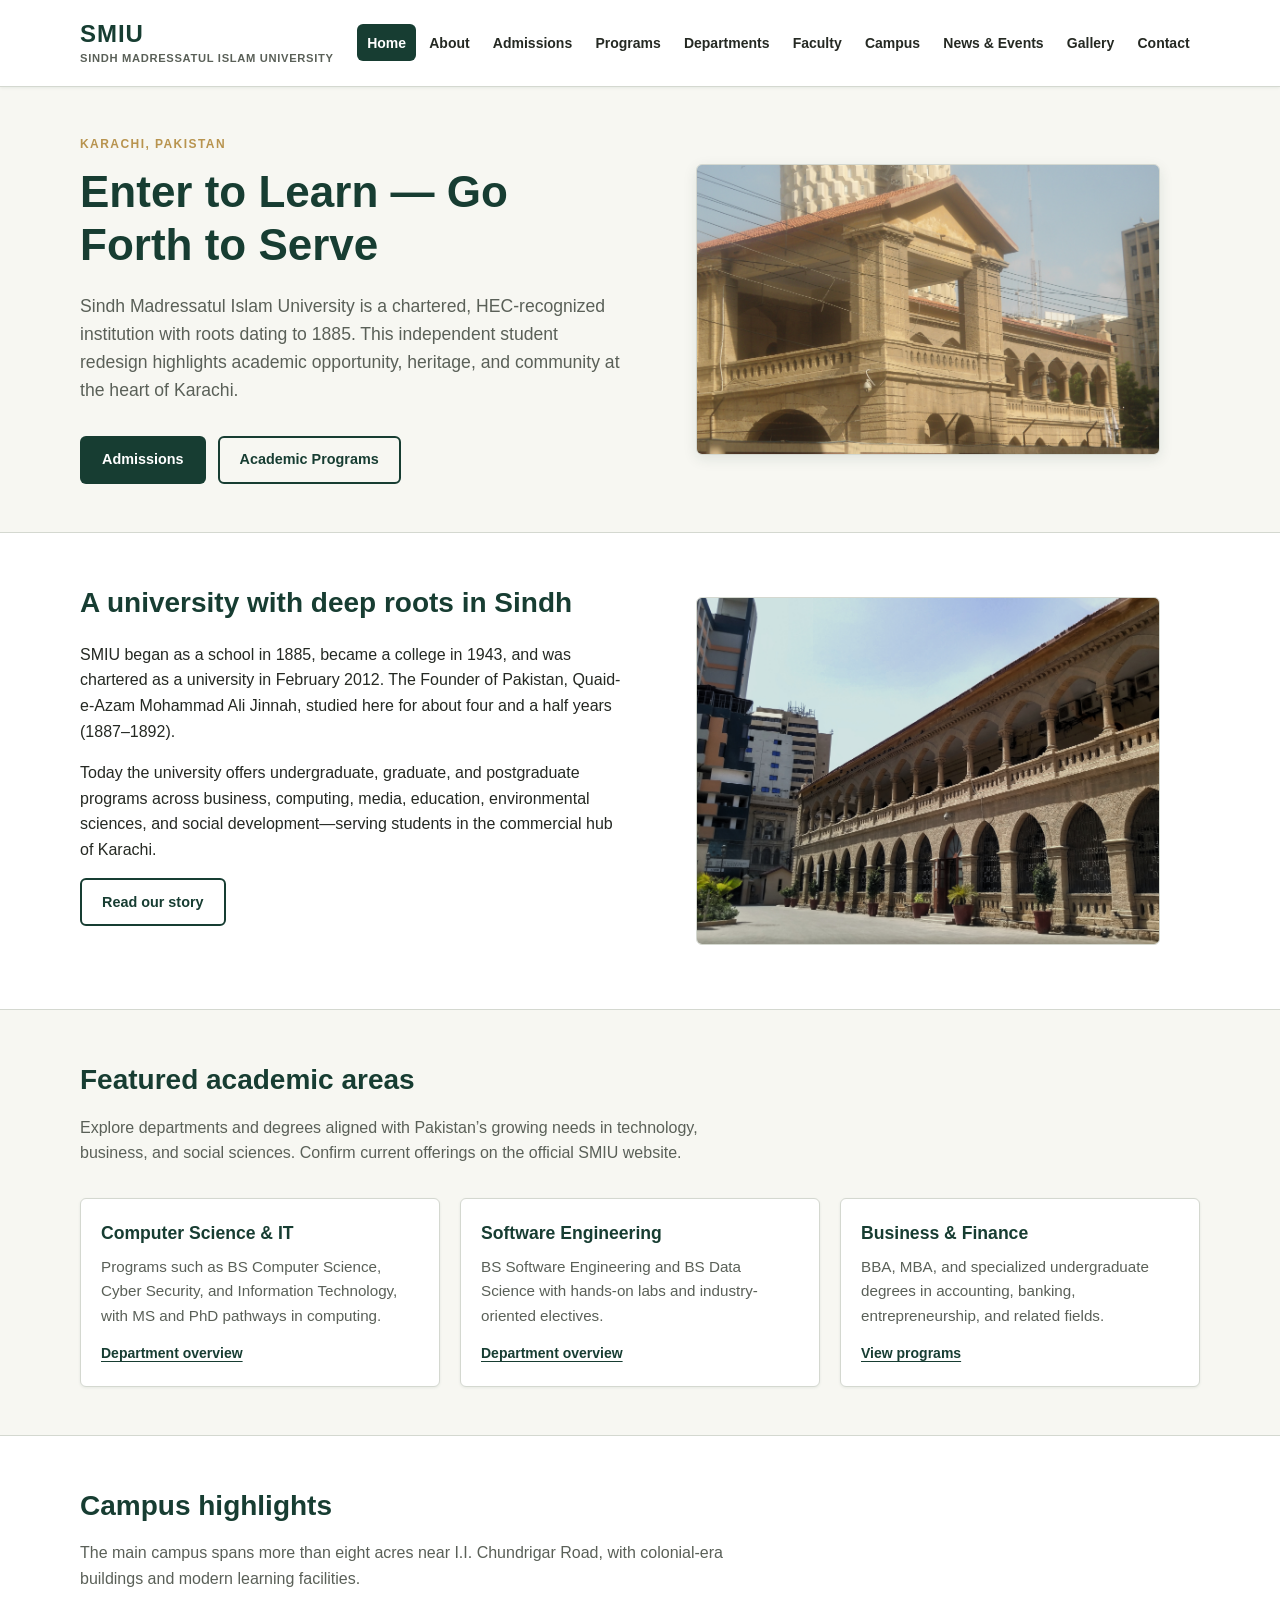
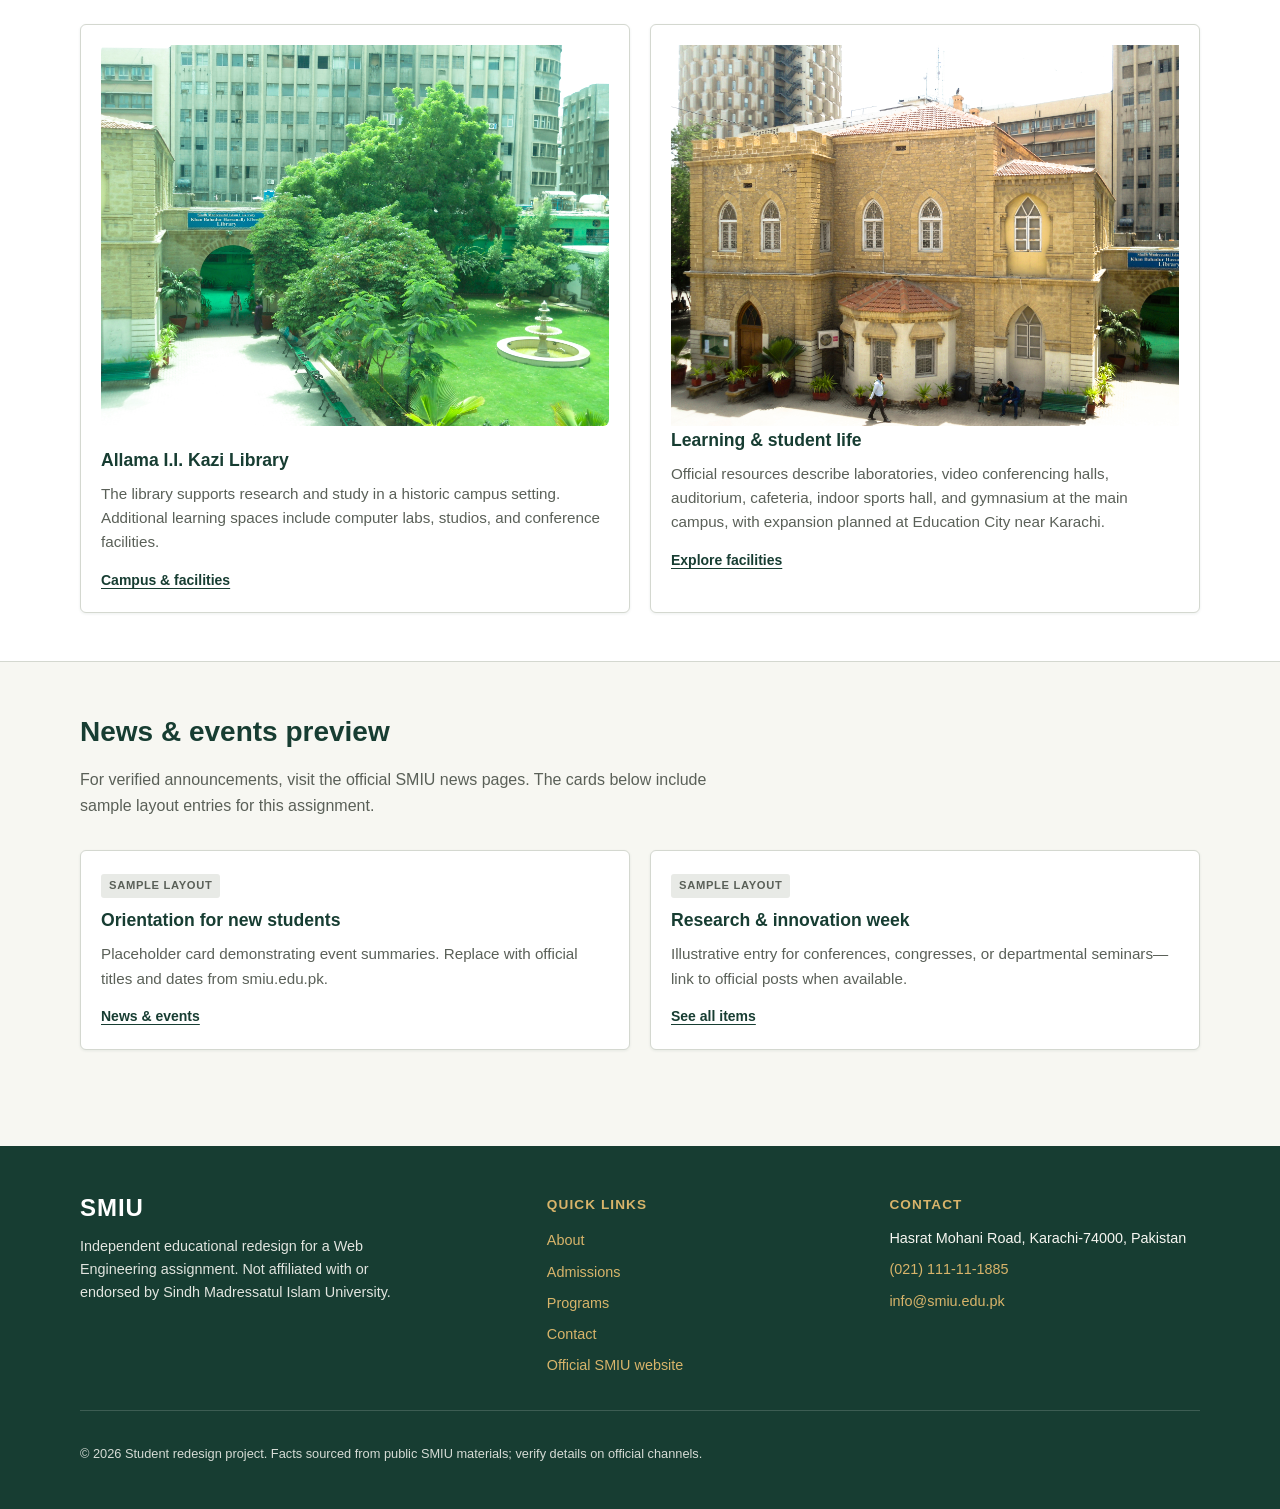
<file: index.html>
<!DOCTYPE html>
<html lang="en">
<head>
  <meta charset="UTF-8">
  <meta name="viewport" content="width=device-width, initial-scale=1.0">
  <meta name="description" content="Student redesign of the Sindh Madressatul Islam University (SMIU) website — home, academics, admissions, and campus life in Karachi.">
  <title>Home | SMIU — Sindh Madressatul Islam University</title>
  <link rel="stylesheet" href="css/style.css">
</head>
<body>
  <a class="skip-link" href="#main-content">Skip to main content</a>

  <header class="site-header">
    <div class="container header-inner">
      <a href="index.html" class="wordmark">
        <span class="wordmark-abbr">SMIU</span>
        <span class="wordmark-full">Sindh Madressatul Islam University</span>
      </a>
      <nav class="main-nav" aria-label="Primary">
        <ul class="nav-list">
          <li><a href="index.html" class="active" aria-current="page">Home</a></li>
          <li><a href="about.html">About</a></li>
          <li><a href="admissions.html">Admissions</a></li>
          <li><a href="programs.html">Programs</a></li>
          <li><a href="departments.html">Departments</a></li>
          <li><a href="faculty.html">Faculty</a></li>
          <li><a href="campus.html">Campus</a></li>
          <li><a href="news.html">News &amp; Events</a></li>
          <li><a href="gallery.html">Gallery</a></li>
          <li><a href="contact.html">Contact</a></li>
        </ul>
      </nav>
    </div>
  </header>

  <main id="main-content">
    <section class="hero container" aria-labelledby="hero-heading">
      <div class="hero-content">
        <p class="eyebrow-light">Karachi, Pakistan</p>
        <h1 id="hero-heading">Enter to Learn — Go Forth to Serve</h1>
        <p class="tagline">Sindh Madressatul Islam University is a chartered, HEC-recognized institution with roots dating to 1885. This independent student redesign highlights academic opportunity, heritage, and community at the heart of Karachi.</p>
        <div class="hero-actions">
          <a class="btn btn-primary" href="admissions.html">Admissions</a>
          <a class="btn btn-secondary" href="programs.html">Academic Programs</a>
        </div>
      </div>
      <figure class="hero-media">
        <img src="/images/smi_university_main_building.jpg" alt="Colonial-era main building at Sindh Madressatul Islam University, Karachi" width="960" height="720" loading="eager">
      </figure>
    </section>

    <section class="section section-alt" aria-labelledby="intro-heading">
      <div class="container split">
        <div>
          <h2 id="intro-heading" class="section-title">A university with deep roots in Sindh</h2>
          <p>SMIU began as a school in 1885, became a college in 1943, and was chartered as a university in February 2012. The Founder of Pakistan, Quaid-e-Azam Mohammad Ali Jinnah, studied here for about four and a half years (1887–1892).</p>
          <p>Today the university offers undergraduate, graduate, and postgraduate programs across business, computing, media, education, environmental sciences, and social development—serving students in the commercial hub of Karachi.</p>
          <a class="btn btn-secondary" href="about.html">Read our story</a>
        </div>
        <figure class="split-media">
          <img src="/images/Sindh_Madrassa.jpg" alt="Historic Sindh Madrassa heritage architecture associated with SMIU" width="960" height="540" loading="lazy">
        </figure>
      </div>
    </section>

    <section class="section" aria-labelledby="areas-heading">
      <div class="container">
        <h2 id="areas-heading" class="section-title">Featured academic areas</h2>
        <p class="section-intro">Explore departments and degrees aligned with Pakistan’s growing needs in technology, business, and social sciences. Confirm current offerings on the official SMIU website.</p>
        <div class="card-grid cols-3">
          <article class="card">
            <h3>Computer Science &amp; IT</h3>
            <p>Programs such as BS Computer Science, Cyber Security, and Information Technology, with MS and PhD pathways in computing.</p>
            <a class="card-link" href="departments.html#computer-science">Department overview</a>
          </article>
          <article class="card">
            <h3>Software Engineering</h3>
            <p>BS Software Engineering and BS Data Science with hands-on labs and industry-oriented electives.</p>
            <a class="card-link" href="departments.html#software-engineering">Department overview</a>
          </article>
          <article class="card">
            <h3>Business &amp; Finance</h3>
            <p>BBA, MBA, and specialized undergraduate degrees in accounting, banking, entrepreneurship, and related fields.</p>
            <a class="card-link" href="programs.html">View programs</a>
          </article>
        </div>
      </div>
    </section>

    <section class="section section-alt" aria-labelledby="campus-heading">
      <div class="container">
        <h2 id="campus-heading" class="section-title">Campus highlights</h2>
        <p class="section-intro">The main campus spans more than eight acres near I.I. Chundrigar Road, with colonial-era buildings and modern learning facilities.</p>
        <div class="card-grid">
          <article class="card card-media">
            <img src="/images/Smiu_library2.jpg" alt="SMIU library building, formerly the principal's residence" width="960" height="720" loading="lazy">
            <h3>Allama I.I. Kazi Library</h3>
            <p>The library supports research and study in a historic campus setting. Additional learning spaces include computer labs, studios, and conference facilities.</p>
            <a class="card-link" href="campus.html">Campus &amp; facilities</a>
          </article>
          <article class="card">
            <img src="/images/smiu_library.jpg" alt="SMIU library building, formerly the principal's residence" width="960" height="720" loading="lazy">
            <h3>Learning &amp; student life</h3>
            <p>Official resources describe laboratories, video conferencing halls, auditorium, cafeteria, indoor sports hall, and gymnasium at the main campus, with expansion planned at Education City near Karachi.</p>
            <a class="card-link" href="campus.html">Explore facilities</a>
          </article>
        </div>
      </div>
    </section>

    <section class="section" aria-labelledby="news-preview-heading">
      <div class="container">
        <h2 id="news-preview-heading" class="section-title">News &amp; events preview</h2>
        <p class="section-intro">For verified announcements, visit the official SMIU news pages. The cards below include sample layout entries for this assignment.</p>
        <div class="card-grid">
          <article class="card">
            <span class="sample-badge">Sample layout</span>
            <h3>Orientation for new students</h3>
            <p>Placeholder card demonstrating event summaries. Replace with official titles and dates from smiu.edu.pk.</p>
            <a class="card-link" href="news.html">News &amp; events</a>
          </article>
          <article class="card">
            <span class="sample-badge">Sample layout</span>
            <h3>Research &amp; innovation week</h3>
            <p>Illustrative entry for conferences, congresses, or departmental seminars—link to official posts when available.</p>
            <a class="card-link" href="news.html">See all items</a>
          </article>
        </div>
      </div>
    </section>
  </main>

  <footer class="site-footer">
    <div class="container footer-grid">
      <div class="footer-brand">
        <span class="wordmark-abbr">SMIU</span>
        <p>Independent educational redesign for a Web Engineering assignment. Not affiliated with or endorsed by Sindh Madressatul Islam University.</p>
      </div>
      <div class="footer-nav">
        <h2>Quick links</h2>
        <ul>
          <li><a href="about.html">About</a></li>
          <li><a href="admissions.html">Admissions</a></li>
          <li><a href="programs.html">Programs</a></li>
          <li><a href="contact.html">Contact</a></li>
          <li><a href="https://www.smiu.edu.pk/" rel="noopener noreferrer">Official SMIU website</a></li>
        </ul>
      </div>
      <div class="footer-contact">
        <h2>Contact</h2>
        <p>Hasrat Mohani Road, Karachi-74000, Pakistan</p>
        <p><a href="tel:+922111111885">(021) 111-11-1885</a></p>
        <p><a href="mailto:info@smiu.edu.pk">info@smiu.edu.pk</a></p>
      </div>
    </div>
    <div class="container footer-bottom">
      <p>&copy; 2026 Student redesign project. Facts sourced from public SMIU materials; verify details on official channels.</p>
    </div>
  </footer>
</body>
</html>
</file>
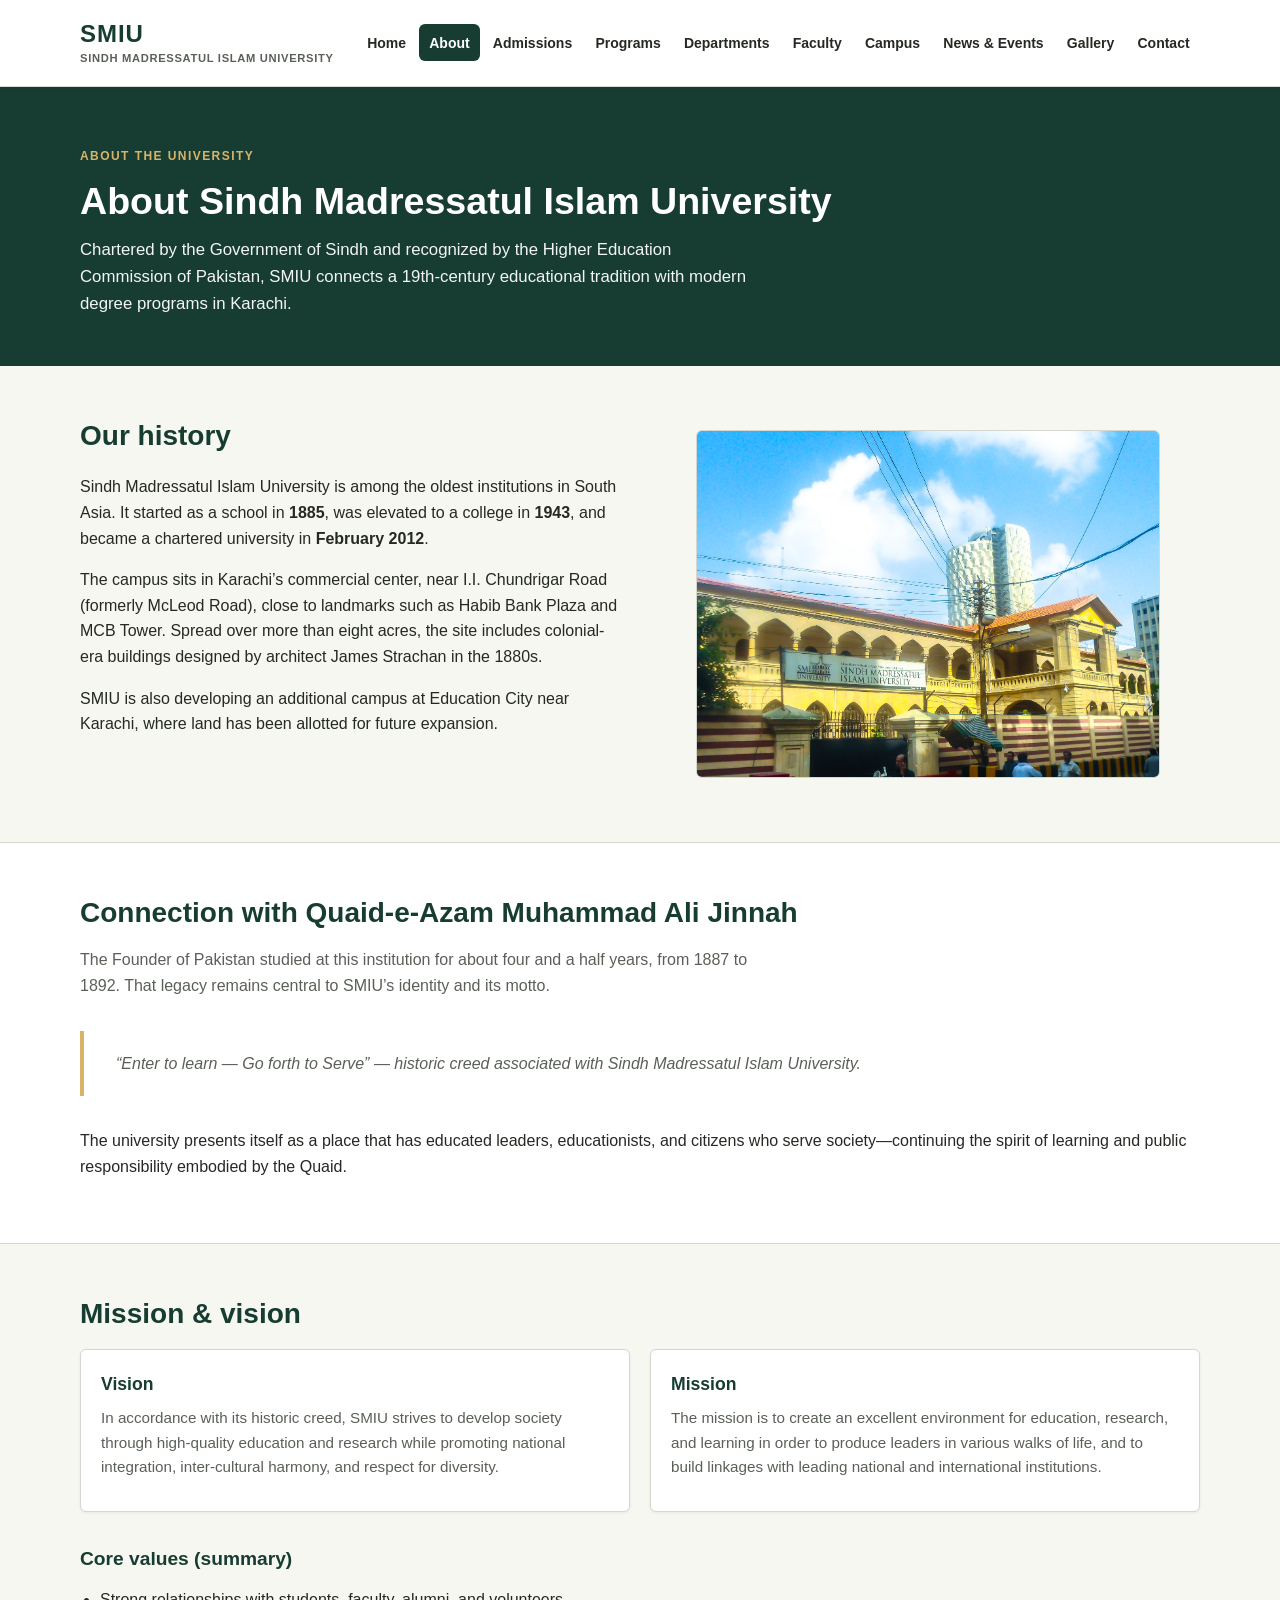
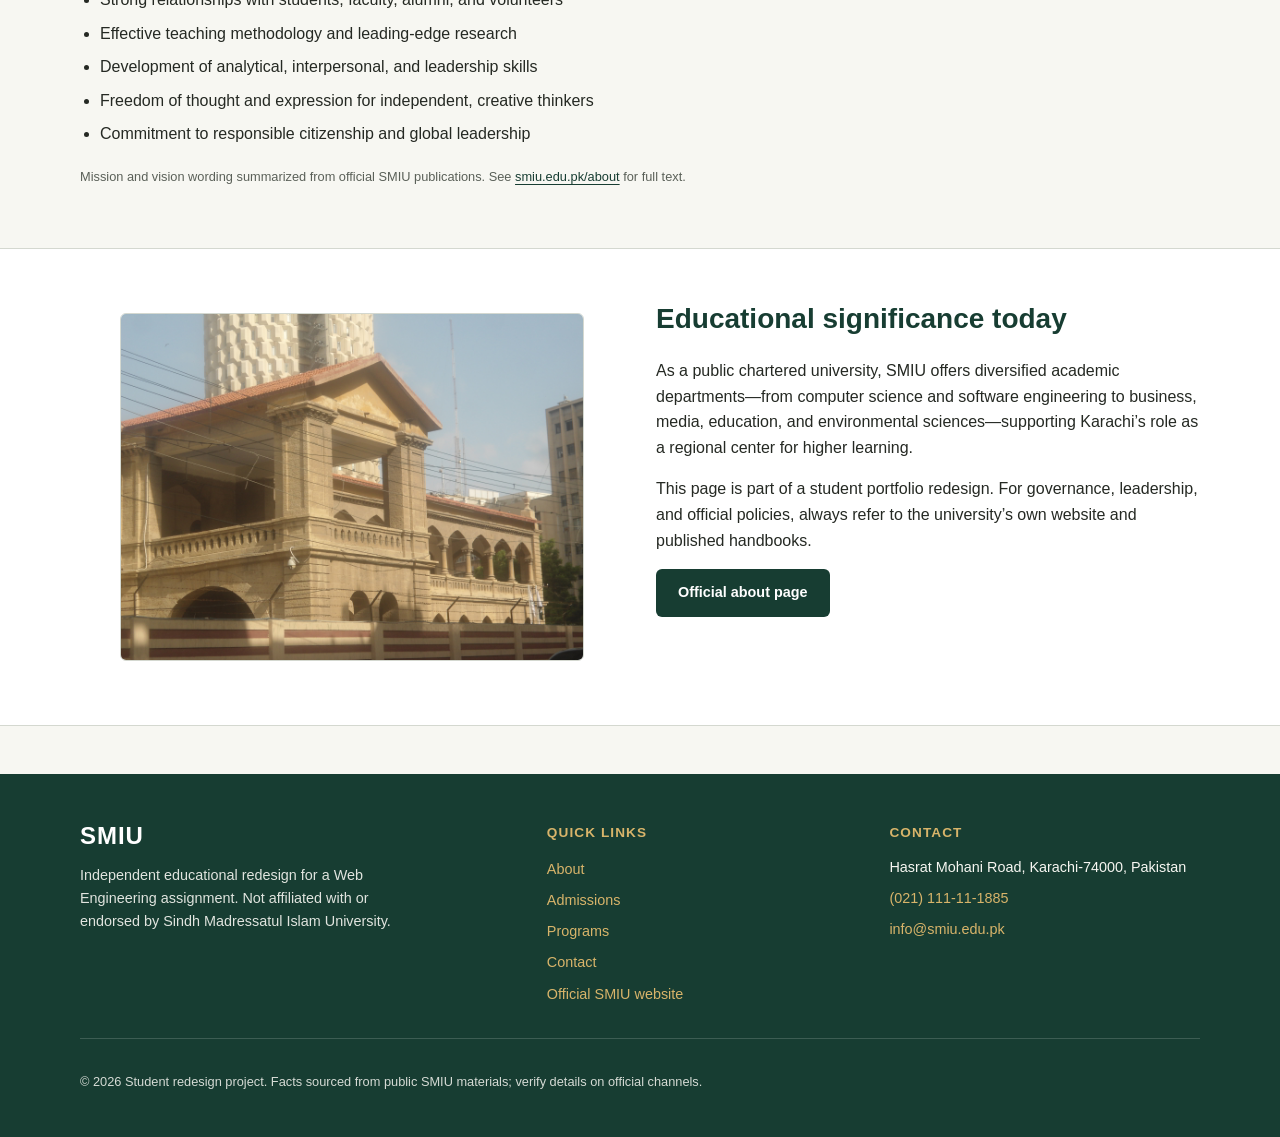
<file: about.html>
<!DOCTYPE html>
<html lang="en">
<head>
  <meta charset="UTF-8">
  <meta name="viewport" content="width=device-width, initial-scale=1.0">
  <meta name="description" content="History, mission, vision, and legacy of Sindh Madressatul Islam University (SMIU), Karachi.">
  <title>About SMIU | Sindh Madressatul Islam University</title>
  <link rel="stylesheet" href="css/style.css">
</head>
<body>
  <a class="skip-link" href="#main-content">Skip to main content</a>

  <header class="site-header">
    <div class="container header-inner">
      <a href="index.html" class="wordmark">
        <span class="wordmark-abbr">SMIU</span>
        <span class="wordmark-full">Sindh Madressatul Islam University</span>
      </a>
      <nav class="main-nav" aria-label="Primary">
        <ul class="nav-list">
          <li><a href="index.html">Home</a></li>
          <li><a href="about.html" class="active" aria-current="page">About</a></li>
          <li><a href="admissions.html">Admissions</a></li>
          <li><a href="programs.html">Programs</a></li>
          <li><a href="departments.html">Departments</a></li>
          <li><a href="faculty.html">Faculty</a></li>
          <li><a href="campus.html">Campus</a></li>
          <li><a href="news.html">News &amp; Events</a></li>
          <li><a href="gallery.html">Gallery</a></li>
          <li><a href="contact.html">Contact</a></li>
        </ul>
      </nav>
    </div>
  </header>

  <main id="main-content">
    <header class="page-hero">
      <div class="container">
        <p class="eyebrow">About the university</p>
        <h1>About Sindh Madressatul Islam University</h1>
        <p class="lead">Chartered by the Government of Sindh and recognized by the Higher Education Commission of Pakistan, SMIU connects a 19th-century educational tradition with modern degree programs in Karachi.</p>
      </div>
    </header>

    <section class="section" aria-labelledby="history-heading">
      <div class="container split">
        <div>
          <h2 id="history-heading" class="section-title">Our history</h2>
          <p>Sindh Madressatul Islam University is among the oldest institutions in South Asia. It started as a school in <strong>1885</strong>, was elevated to a college in <strong>1943</strong>, and became a chartered university in <strong>February 2012</strong>.</p>
          <p>The campus sits in Karachi’s commercial center, near I.I. Chundrigar Road (formerly McLeod Road), close to landmarks such as Habib Bank Plaza and MCB Tower. Spread over more than eight acres, the site includes colonial-era buildings designed by architect James Strachan in the 1880s.</p>
          <p>SMIU is also developing an additional campus at Education City near Karachi, where land has been allotted for future expansion.</p>
        </div>
        <figure class="split-media">
          <img src="/images/Jamia_smiu.jpg" alt="Wide view of SMIU campus buildings in Karachi" width="960" height="506" loading="lazy">
        </figure>
      </div>
    </section>

    <section class="section section-alt" aria-labelledby="jinnah-heading">
      <div class="container">
        <h2 id="jinnah-heading" class="section-title">Connection with Quaid-e-Azam Muhammad Ali Jinnah</h2>
        <p class="section-intro">The Founder of Pakistan studied at this institution for about four and a half years, from 1887 to 1892. That legacy remains central to SMIU’s identity and its motto.</p>
        <blockquote cite="https://www.smiu.edu.pk/about">
          “Enter to learn — Go forth to Serve” — historic creed associated with Sindh Madressatul Islam University.
        </blockquote>
        <p>The university presents itself as a place that has educated leaders, educationists, and citizens who serve society—continuing the spirit of learning and public responsibility embodied by the Quaid.</p>
      </div>
    </section>

    <section class="section" aria-labelledby="mission-heading">
      <div class="container">
        <h2 id="mission-heading" class="section-title">Mission &amp; vision</h2>
        <div class="card-grid">
          <article class="card">
            <h3>Vision</h3>
            <p>In accordance with its historic creed, SMIU strives to develop society through high-quality education and research while promoting national integration, inter-cultural harmony, and respect for diversity.</p>
          </article>
          <article class="card">
            <h3>Mission</h3>
            <p>The mission is to create an excellent environment for education, research, and learning in order to produce leaders in various walks of life, and to build linkages with leading national and international institutions.</p>
          </article>
        </div>
        <h3 class="section-title subsection-title">Core values (summary)</h3>
        <ul class="check-list">
          <li>Strong relationships with students, faculty, alumni, and volunteers</li>
          <li>Effective teaching methodology and leading-edge research</li>
          <li>Development of analytical, interpersonal, and leadership skills</li>
          <li>Freedom of thought and expression for independent, creative thinkers</li>
          <li>Commitment to responsible citizenship and global leadership</li>
        </ul>
        <p class="caption">Mission and vision wording summarized from official SMIU publications. See <a href="https://www.smiu.edu.pk/about">smiu.edu.pk/about</a> for full text.</p>
      </div>
    </section>

    <section class="section section-alt" aria-labelledby="significance-heading">
      <div class="container split">
        <figure class="split-media">
          <img src="/images/smi_university_main_building.jpg" alt="SMIU main building exterior" width="960" height="720" loading="lazy">
        </figure>
        <div>
          <h2 id="significance-heading" class="section-title">Educational significance today</h2>
          <p>As a public chartered university, SMIU offers diversified academic departments—from computer science and software engineering to business, media, education, and environmental sciences—supporting Karachi’s role as a regional center for higher learning.</p>
          <p>This page is part of a student portfolio redesign. For governance, leadership, and official policies, always refer to the university’s own website and published handbooks.</p>
          <a class="btn btn-primary" href="https://www.smiu.edu.pk/about" rel="noopener noreferrer">Official about page</a>
        </div>
      </div>
    </section>
  </main>

  <footer class="site-footer">
    <div class="container footer-grid">
      <div class="footer-brand">
        <span class="wordmark-abbr">SMIU</span>
        <p>Independent educational redesign for a Web Engineering assignment. Not affiliated with or endorsed by Sindh Madressatul Islam University.</p>
      </div>
      <div class="footer-nav">
        <h2>Quick links</h2>
        <ul>
          <li><a href="about.html">About</a></li>
          <li><a href="admissions.html">Admissions</a></li>
          <li><a href="programs.html">Programs</a></li>
          <li><a href="contact.html">Contact</a></li>
          <li><a href="https://www.smiu.edu.pk/" rel="noopener noreferrer">Official SMIU website</a></li>
        </ul>
      </div>
      <div class="footer-contact">
        <h2>Contact</h2>
        <p>Hasrat Mohani Road, Karachi-74000, Pakistan</p>
        <p><a href="tel:+922111111885">(021) 111-11-1885</a></p>
        <p><a href="mailto:info@smiu.edu.pk">info@smiu.edu.pk</a></p>
      </div>
    </div>
    <div class="container footer-bottom">
      <p>&copy; 2026 Student redesign project. Facts sourced from public SMIU materials; verify details on official channels.</p>
    </div>
  </footer>
</body>
</html>
</file>
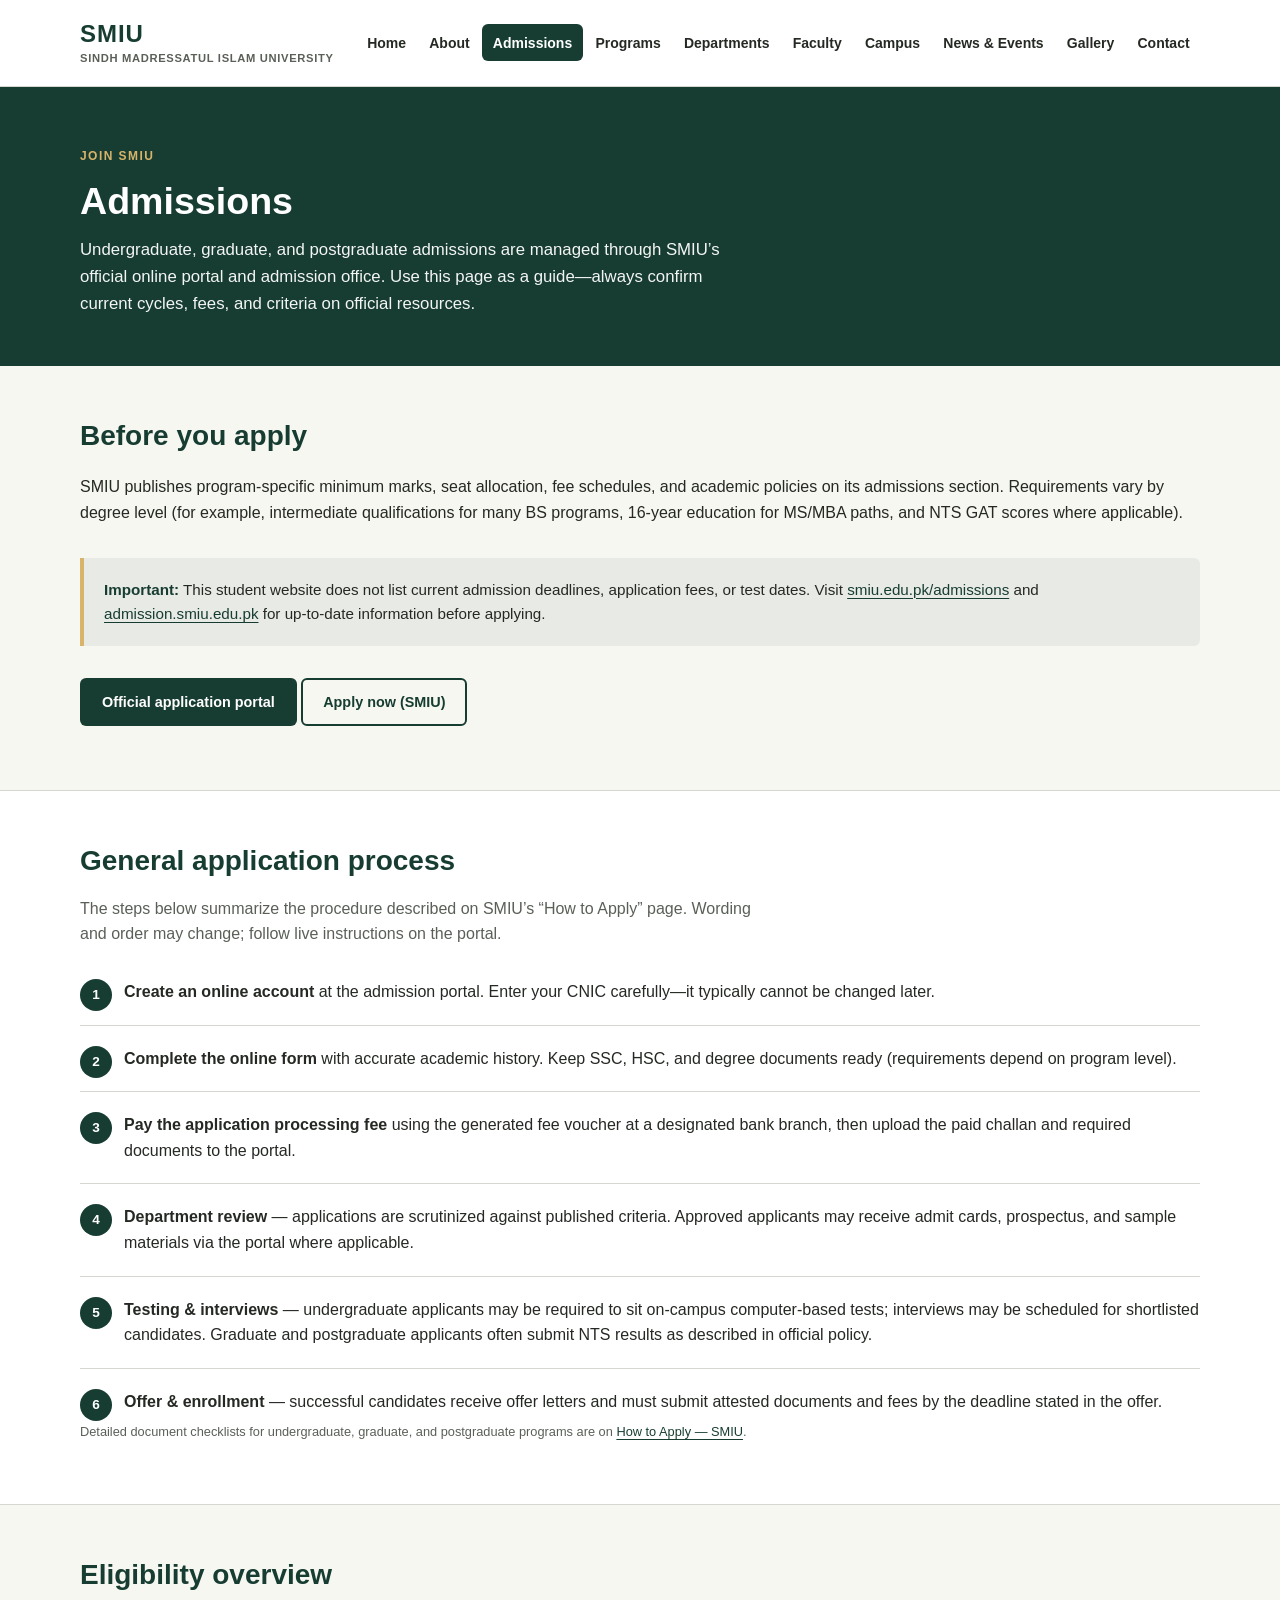
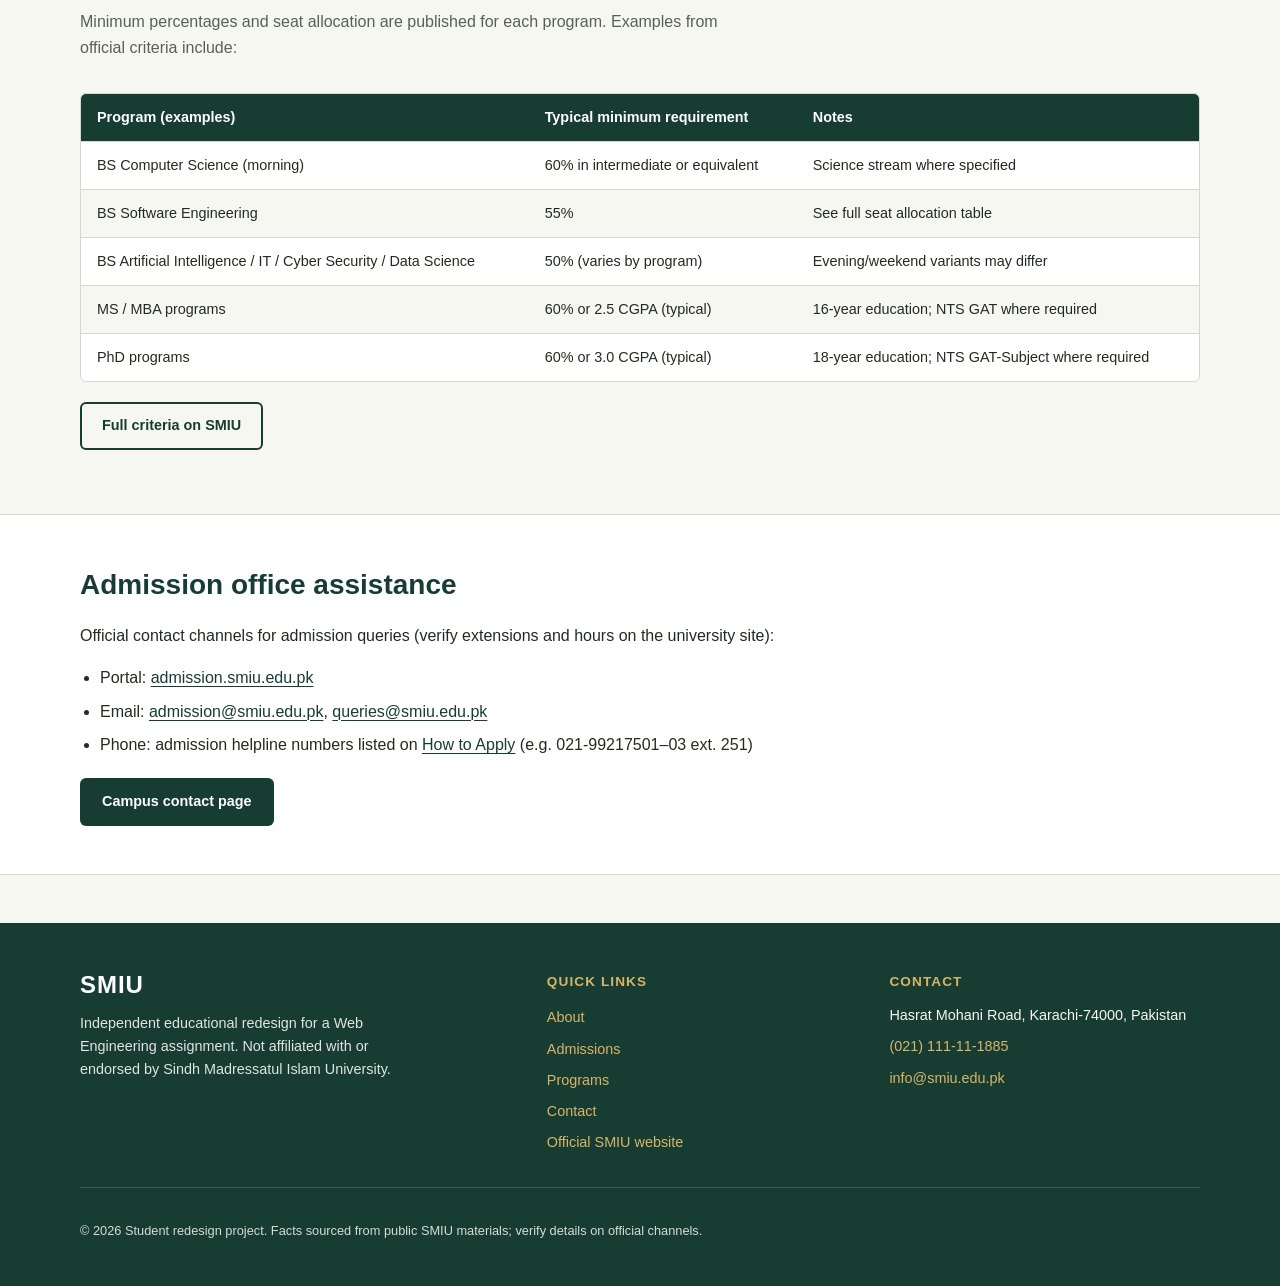
<file: admissions.html>
<!DOCTYPE html>
<html lang="en">
<head>
  <meta charset="UTF-8">
  <meta name="viewport" content="width=device-width, initial-scale=1.0">
  <meta name="description" content="How to apply to Sindh Madressatul Islam University — steps, eligibility overview, and links to the official admission portal.">
  <title>Admissions | SMIU</title>
  <link rel="stylesheet" href="css/style.css">
</head>
<body>
  <a class="skip-link" href="#main-content">Skip to main content</a>

  <header class="site-header">
    <div class="container header-inner">
      <a href="index.html" class="wordmark">
        <span class="wordmark-abbr">SMIU</span>
        <span class="wordmark-full">Sindh Madressatul Islam University</span>
      </a>
      <nav class="main-nav" aria-label="Primary">
        <ul class="nav-list">
          <li><a href="index.html">Home</a></li>
          <li><a href="about.html">About</a></li>
          <li><a href="admissions.html" class="active" aria-current="page">Admissions</a></li>
          <li><a href="programs.html">Programs</a></li>
          <li><a href="departments.html">Departments</a></li>
          <li><a href="faculty.html">Faculty</a></li>
          <li><a href="campus.html">Campus</a></li>
          <li><a href="news.html">News &amp; Events</a></li>
          <li><a href="gallery.html">Gallery</a></li>
          <li><a href="contact.html">Contact</a></li>
        </ul>
      </nav>
    </div>
  </header>

  <main id="main-content">
    <header class="page-hero">
      <div class="container">
        <p class="eyebrow">Join SMIU</p>
        <h1>Admissions</h1>
        <p class="lead">Undergraduate, graduate, and postgraduate admissions are managed through SMIU’s official online portal and admission office. Use this page as a guide—always confirm current cycles, fees, and criteria on official resources.</p>
      </div>
    </header>

    <section class="section" aria-labelledby="intro-admissions">
      <div class="container">
        <h2 id="intro-admissions" class="section-title">Before you apply</h2>
        <p>SMIU publishes program-specific minimum marks, seat allocation, fee schedules, and academic policies on its admissions section. Requirements vary by degree level (for example, intermediate qualifications for many BS programs, 16-year education for MS/MBA paths, and NTS GAT scores where applicable).</p>
        <div class="notice">
          <strong>Important:</strong> This student website does not list current admission deadlines, application fees, or test dates. Visit
          <a href="https://www.smiu.edu.pk/admissions/">smiu.edu.pk/admissions</a> and
          <a href="https://admission.smiu.edu.pk/" rel="noopener noreferrer">admission.smiu.edu.pk</a> for up-to-date information before applying.
        </div>
        <p>
          <a class="btn btn-primary" href="https://admission.smiu.edu.pk/" rel="noopener noreferrer">Official application portal</a>
          <a class="btn btn-secondary" href="https://www.smiu.edu.pk/admissions/Admissions-Open" rel="noopener noreferrer">Apply now (SMIU)</a>
        </p>
      </div>
    </section>

    <section class="section section-alt" aria-labelledby="steps-heading">
      <div class="container">
        <h2 id="steps-heading" class="section-title">General application process</h2>
        <p class="section-intro">The steps below summarize the procedure described on SMIU’s “How to Apply” page. Wording and order may change; follow live instructions on the portal.</p>
        <ol class="steps">
          <li>
            <strong>Create an online account</strong> at the admission portal. Enter your CNIC carefully—it typically cannot be changed later.
          </li>
          <li>
            <strong>Complete the online form</strong> with accurate academic history. Keep SSC, HSC, and degree documents ready (requirements depend on program level).
          </li>
          <li>
            <strong>Pay the application processing fee</strong> using the generated fee voucher at a designated bank branch, then upload the paid challan and required documents to the portal.
          </li>
          <li>
            <strong>Department review</strong> — applications are scrutinized against published criteria. Approved applicants may receive admit cards, prospectus, and sample materials via the portal where applicable.
          </li>
          <li>
            <strong>Testing &amp; interviews</strong> — undergraduate applicants may be required to sit on-campus computer-based tests; interviews may be scheduled for shortlisted candidates. Graduate and postgraduate applicants often submit NTS results as described in official policy.
          </li>
          <li>
            <strong>Offer &amp; enrollment</strong> — successful candidates receive offer letters and must submit attested documents and fees by the deadline stated in the offer.
          </li>
        </ol>
        <p class="caption">Detailed document checklists for undergraduate, graduate, and postgraduate programs are on <a href="https://www.smiu.edu.pk/admissions/how-to-apply">How to Apply — SMIU</a>.</p>
      </div>
    </section>

    <section class="section" aria-labelledby="eligibility-heading">
      <div class="container">
        <h2 id="eligibility-heading" class="section-title">Eligibility overview</h2>
        <p class="section-intro">Minimum percentages and seat allocation are published for each program. Examples from official criteria include:</p>
        <div class="table-wrap">
          <table>
            <thead>
              <tr>
                <th scope="col">Program (examples)</th>
                <th scope="col">Typical minimum requirement</th>
                <th scope="col">Notes</th>
              </tr>
            </thead>
            <tbody>
              <tr>
                <td>BS Computer Science (morning)</td>
                <td>60% in intermediate or equivalent</td>
                <td>Science stream where specified</td>
              </tr>
              <tr>
                <td>BS Software Engineering</td>
                <td>55%</td>
                <td>See full seat allocation table</td>
              </tr>
              <tr>
                <td>BS Artificial Intelligence / IT / Cyber Security / Data Science</td>
                <td>50% (varies by program)</td>
                <td>Evening/weekend variants may differ</td>
              </tr>
              <tr>
                <td>MS / MBA programs</td>
                <td>60% or 2.5 CGPA (typical)</td>
                <td>16-year education; NTS GAT where required</td>
              </tr>
              <tr>
                <td>PhD programs</td>
                <td>60% or 3.0 CGPA (typical)</td>
                <td>18-year education; NTS GAT-Subject where required</td>
              </tr>
            </tbody>
          </table>
        </div>
        <p><a class="btn btn-secondary" href="https://www.smiu.edu.pk/admissions/minimum-criteria-and-seat-allocation" rel="noopener noreferrer">Full criteria on SMIU</a></p>
      </div>
    </section>

    <section class="section section-alt" aria-labelledby="help-heading">
      <div class="container">
        <h2 id="help-heading" class="section-title">Admission office assistance</h2>
        <p>Official contact channels for admission queries (verify extensions and hours on the university site):</p>
        <ul class="check-list">
          <li>Portal: <a href="https://admission.smiu.edu.pk/" rel="noopener noreferrer">admission.smiu.edu.pk</a></li>
          <li>Email: <a href="mailto:admission@smiu.edu.pk">admission@smiu.edu.pk</a>, <a href="mailto:queries@smiu.edu.pk">queries@smiu.edu.pk</a></li>
          <li>Phone: admission helpline numbers listed on <a href="https://www.smiu.edu.pk/admissions/how-to-apply">How to Apply</a> (e.g. 021-99217501–03 ext. 251)</li>
        </ul>
        <a class="btn btn-primary" href="contact.html">Campus contact page</a>
      </div>
    </section>
  </main>

  <footer class="site-footer">
    <div class="container footer-grid">
      <div class="footer-brand">
        <span class="wordmark-abbr">SMIU</span>
        <p>Independent educational redesign for a Web Engineering assignment. Not affiliated with or endorsed by Sindh Madressatul Islam University.</p>
      </div>
      <div class="footer-nav">
        <h2>Quick links</h2>
        <ul>
          <li><a href="about.html">About</a></li>
          <li><a href="admissions.html">Admissions</a></li>
          <li><a href="programs.html">Programs</a></li>
          <li><a href="contact.html">Contact</a></li>
          <li><a href="https://www.smiu.edu.pk/" rel="noopener noreferrer">Official SMIU website</a></li>
        </ul>
      </div>
      <div class="footer-contact">
        <h2>Contact</h2>
        <p>Hasrat Mohani Road, Karachi-74000, Pakistan</p>
        <p><a href="tel:+922111111885">(021) 111-11-1885</a></p>
        <p><a href="mailto:info@smiu.edu.pk">info@smiu.edu.pk</a></p>
      </div>
    </div>
    <div class="container footer-bottom">
      <p>&copy; 2026 Student redesign project. Facts sourced from public SMIU materials; verify details on official channels.</p>
    </div>
  </footer>
</body>
</html>
</file>
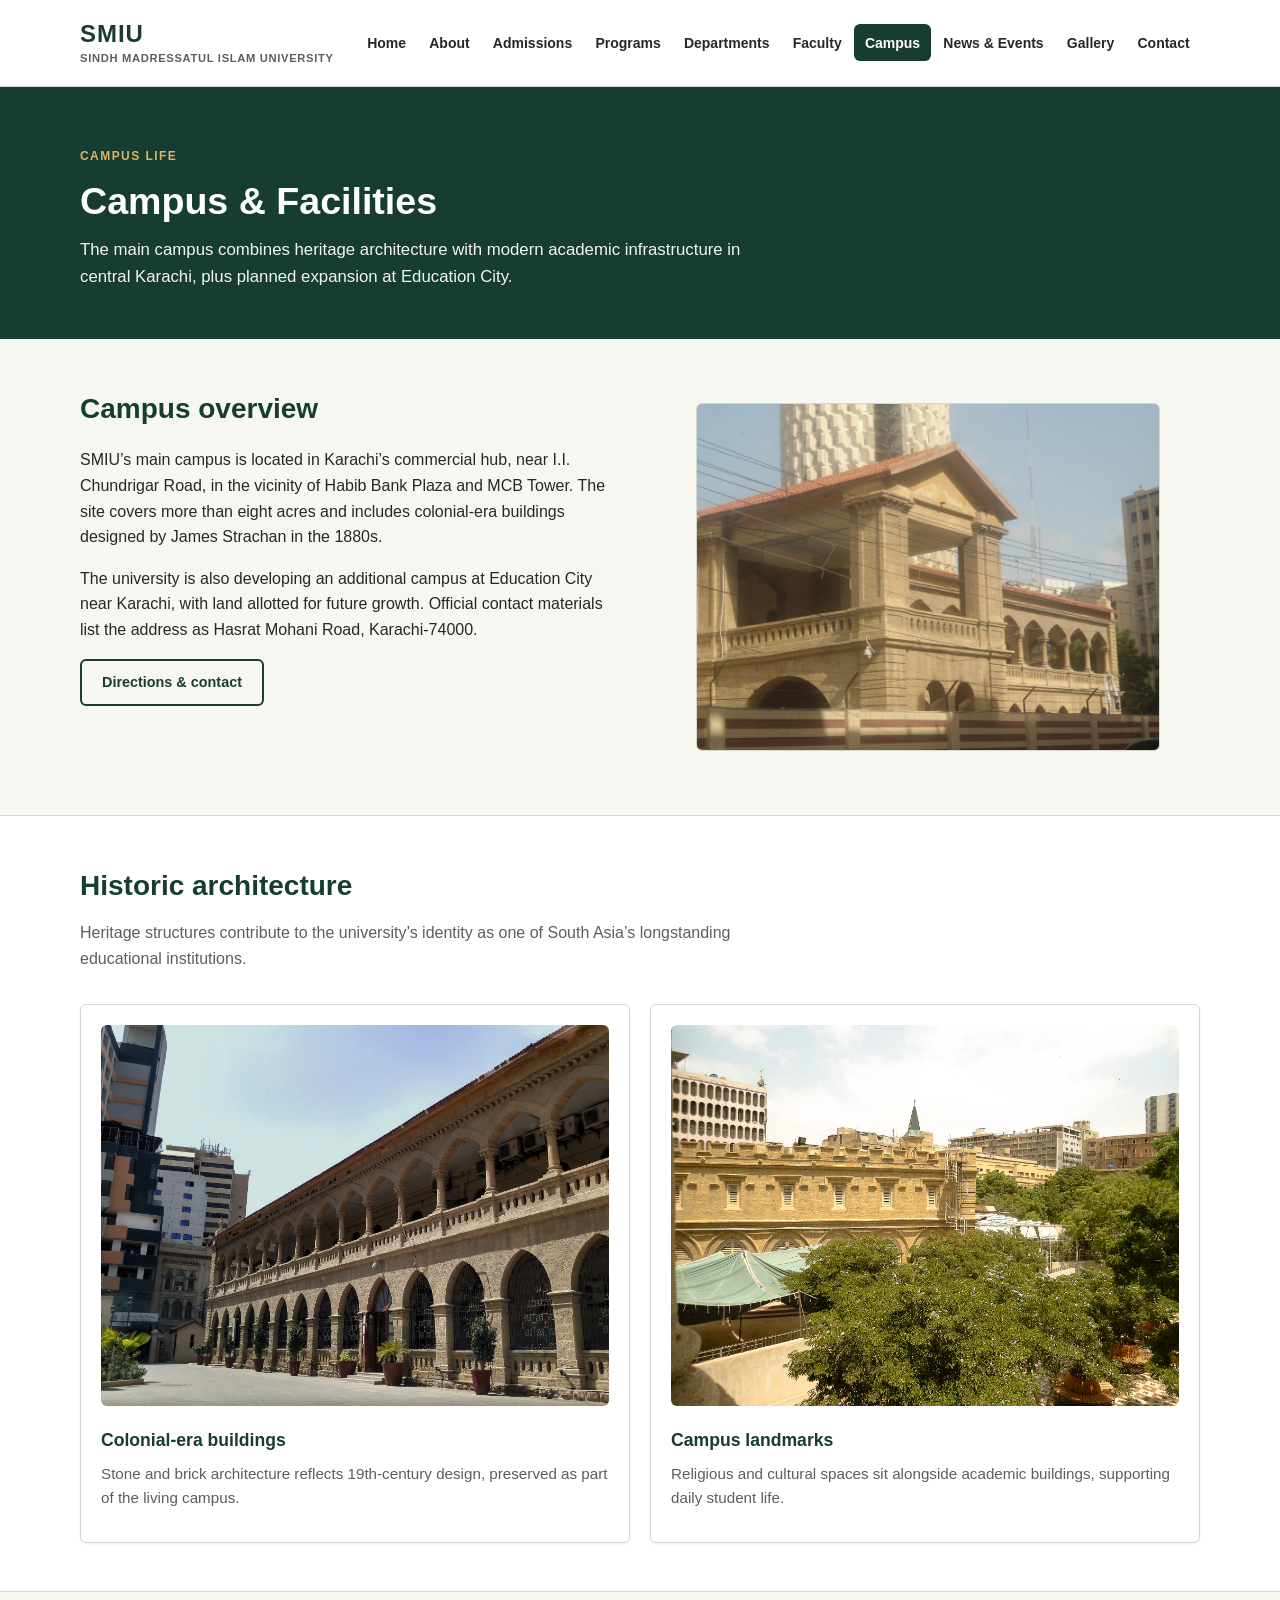
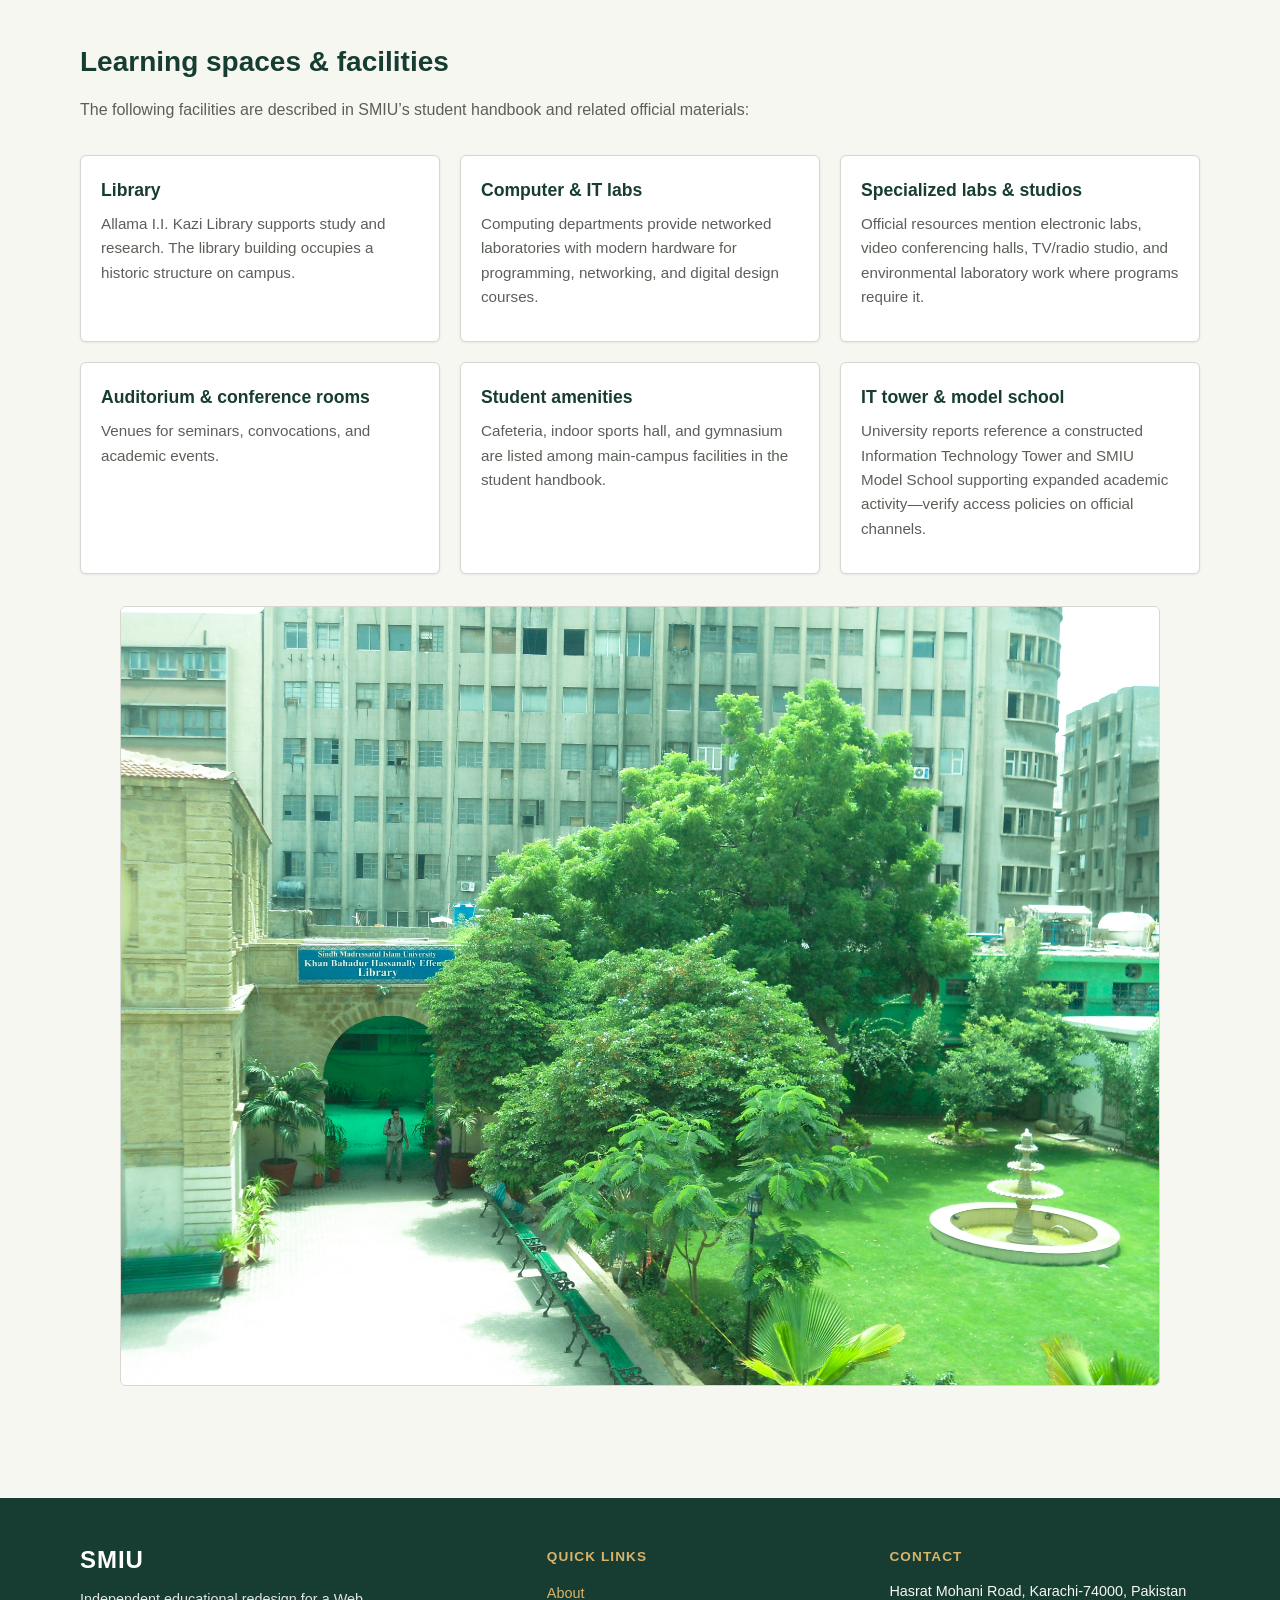
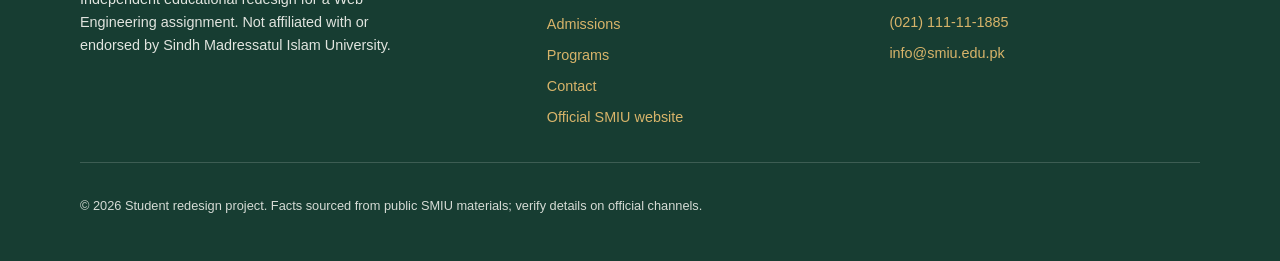
<file: campus.html>
<!DOCTYPE html>
<html lang="en">
<head>
  <meta charset="UTF-8">
  <meta name="viewport" content="width=device-width, initial-scale=1.0">
  <meta name="description" content="SMIU campus location, historic architecture, library, laboratories, and student facilities in Karachi.">
  <title>Campus &amp; Facilities | SMIU</title>
  <link rel="stylesheet" href="css/style.css">
</head>
<body>
  <a class="skip-link" href="#main-content">Skip to main content</a>

  <header class="site-header">
    <div class="container header-inner">
      <a href="index.html" class="wordmark">
        <span class="wordmark-abbr">SMIU</span>
        <span class="wordmark-full">Sindh Madressatul Islam University</span>
      </a>
      <nav class="main-nav" aria-label="Primary">
        <ul class="nav-list">
          <li><a href="index.html">Home</a></li>
          <li><a href="about.html">About</a></li>
          <li><a href="admissions.html">Admissions</a></li>
          <li><a href="programs.html">Programs</a></li>
          <li><a href="departments.html">Departments</a></li>
          <li><a href="faculty.html">Faculty</a></li>
          <li><a href="campus.html" class="active" aria-current="page">Campus</a></li>
          <li><a href="news.html">News &amp; Events</a></li>
          <li><a href="gallery.html">Gallery</a></li>
          <li><a href="contact.html">Contact</a></li>
        </ul>
      </nav>
    </div>
  </header>

  <main id="main-content">
    <header class="page-hero">
      <div class="container">
        <p class="eyebrow">Campus life</p>
        <h1>Campus &amp; Facilities</h1>
        <p class="lead">The main campus combines heritage architecture with modern academic infrastructure in central Karachi, plus planned expansion at Education City.</p>
      </div>
    </header>

    <section class="section" aria-labelledby="overview-heading">
      <div class="container split">
        <div>
          <h2 id="overview-heading" class="section-title">Campus overview</h2>
          <p>SMIU’s main campus is located in Karachi’s commercial hub, near I.I. Chundrigar Road, in the vicinity of Habib Bank Plaza and MCB Tower. The site covers more than eight acres and includes colonial-era buildings designed by James Strachan in the 1880s.</p>
          <p>The university is also developing an additional campus at Education City near Karachi, with land allotted for future growth. Official contact materials list the address as Hasrat Mohani Road, Karachi-74000.</p>
          <a class="btn btn-secondary" href="contact.html">Directions &amp; contact</a>
        </div>
        <figure class="split-media">
          <img src="/images/smi_university_main_building.jpg" alt="Historic main building on the SMIU campus" width="960" height="720" loading="lazy">
        </figure>
      </div>
    </section>

    <section class="section section-alt" aria-labelledby="heritage-heading">
      <div class="container">
        <h2 id="heritage-heading" class="section-title">Historic architecture</h2>
        <p class="section-intro">Heritage structures contribute to the university’s identity as one of South Asia’s longstanding educational institutions.</p>
        <div class="card-grid">
          <article class="card card-media">
            <img src="/images/Sindh_Madrassa.jpg" alt="Sindh Madrassa heritage building at SMIU" width="960" height="540" loading="lazy">
            <h3>Colonial-era buildings</h3>
            <p>Stone and brick architecture reflects 19th-century design, preserved as part of the living campus.</p>
          </article>
          <article class="card card-media">
            <img src="/images/Sunni_Mosque_smiu.jpg" alt="Sunni mosque on the SMIU campus" width="960" height="720" loading="lazy">
            <h3>Campus landmarks</h3>
            <p>Religious and cultural spaces sit alongside academic buildings, supporting daily student life.</p>
          </article>
        </div>
      </div>
    </section>

    <section class="section" aria-labelledby="facilities-heading">
      <div class="container">
        <h2 id="facilities-heading" class="section-title">Learning spaces &amp; facilities</h2>
        <p class="section-intro">The following facilities are described in SMIU’s student handbook and related official materials:</p>
        <div class="card-grid cols-3">
          <article class="card">
            <h3>Library</h3>
            <p>Allama I.I. Kazi Library supports study and research. The library building occupies a historic structure on campus.</p>
          </article>
          <article class="card">
            <h3>Computer &amp; IT labs</h3>
            <p>Computing departments provide networked laboratories with modern hardware for programming, networking, and digital design courses.</p>
          </article>
          <article class="card">
            <h3>Specialized labs &amp; studios</h3>
            <p>Official resources mention electronic labs, video conferencing halls, TV/radio studio, and environmental laboratory work where programs require it.</p>
          </article>
          <article class="card">
            <h3>Auditorium &amp; conference rooms</h3>
            <p>Venues for seminars, convocations, and academic events.</p>
          </article>
          <article class="card">
            <h3>Student amenities</h3>
            <p>Cafeteria, indoor sports hall, and gymnasium are listed among main-campus facilities in the student handbook.</p>
          </article>
          <article class="card">
            <h3>IT tower &amp; model school</h3>
            <p>University reports reference a constructed Information Technology Tower and SMIU Model School supporting expanded academic activity—verify access policies on official channels.</p>
          </article>
        </div>
        <figure class="split-media media-block-top">
          <img src="/images/Smiu_library2.jpg" alt="Interior or reading space in the SMIU library complex" width="960" height="720" loading="lazy">
        </figure>
      </div>
    </section>
  </main>

  <footer class="site-footer">
    <div class="container footer-grid">
      <div class="footer-brand">
        <span class="wordmark-abbr">SMIU</span>
        <p>Independent educational redesign for a Web Engineering assignment. Not affiliated with or endorsed by Sindh Madressatul Islam University.</p>
      </div>
      <div class="footer-nav">
        <h2>Quick links</h2>
        <ul>
          <li><a href="about.html">About</a></li>
          <li><a href="admissions.html">Admissions</a></li>
          <li><a href="programs.html">Programs</a></li>
          <li><a href="contact.html">Contact</a></li>
          <li><a href="https://www.smiu.edu.pk/" rel="noopener noreferrer">Official SMIU website</a></li>
        </ul>
      </div>
      <div class="footer-contact">
        <h2>Contact</h2>
        <p>Hasrat Mohani Road, Karachi-74000, Pakistan</p>
        <p><a href="tel:+922111111885">(021) 111-11-1885</a></p>
        <p><a href="mailto:info@smiu.edu.pk">info@smiu.edu.pk</a></p>
      </div>
    </div>
    <div class="container footer-bottom">
      <p>&copy; 2026 Student redesign project. Facts sourced from public SMIU materials; verify details on official channels.</p>
    </div>
  </footer>
</body>
</html>
</file>
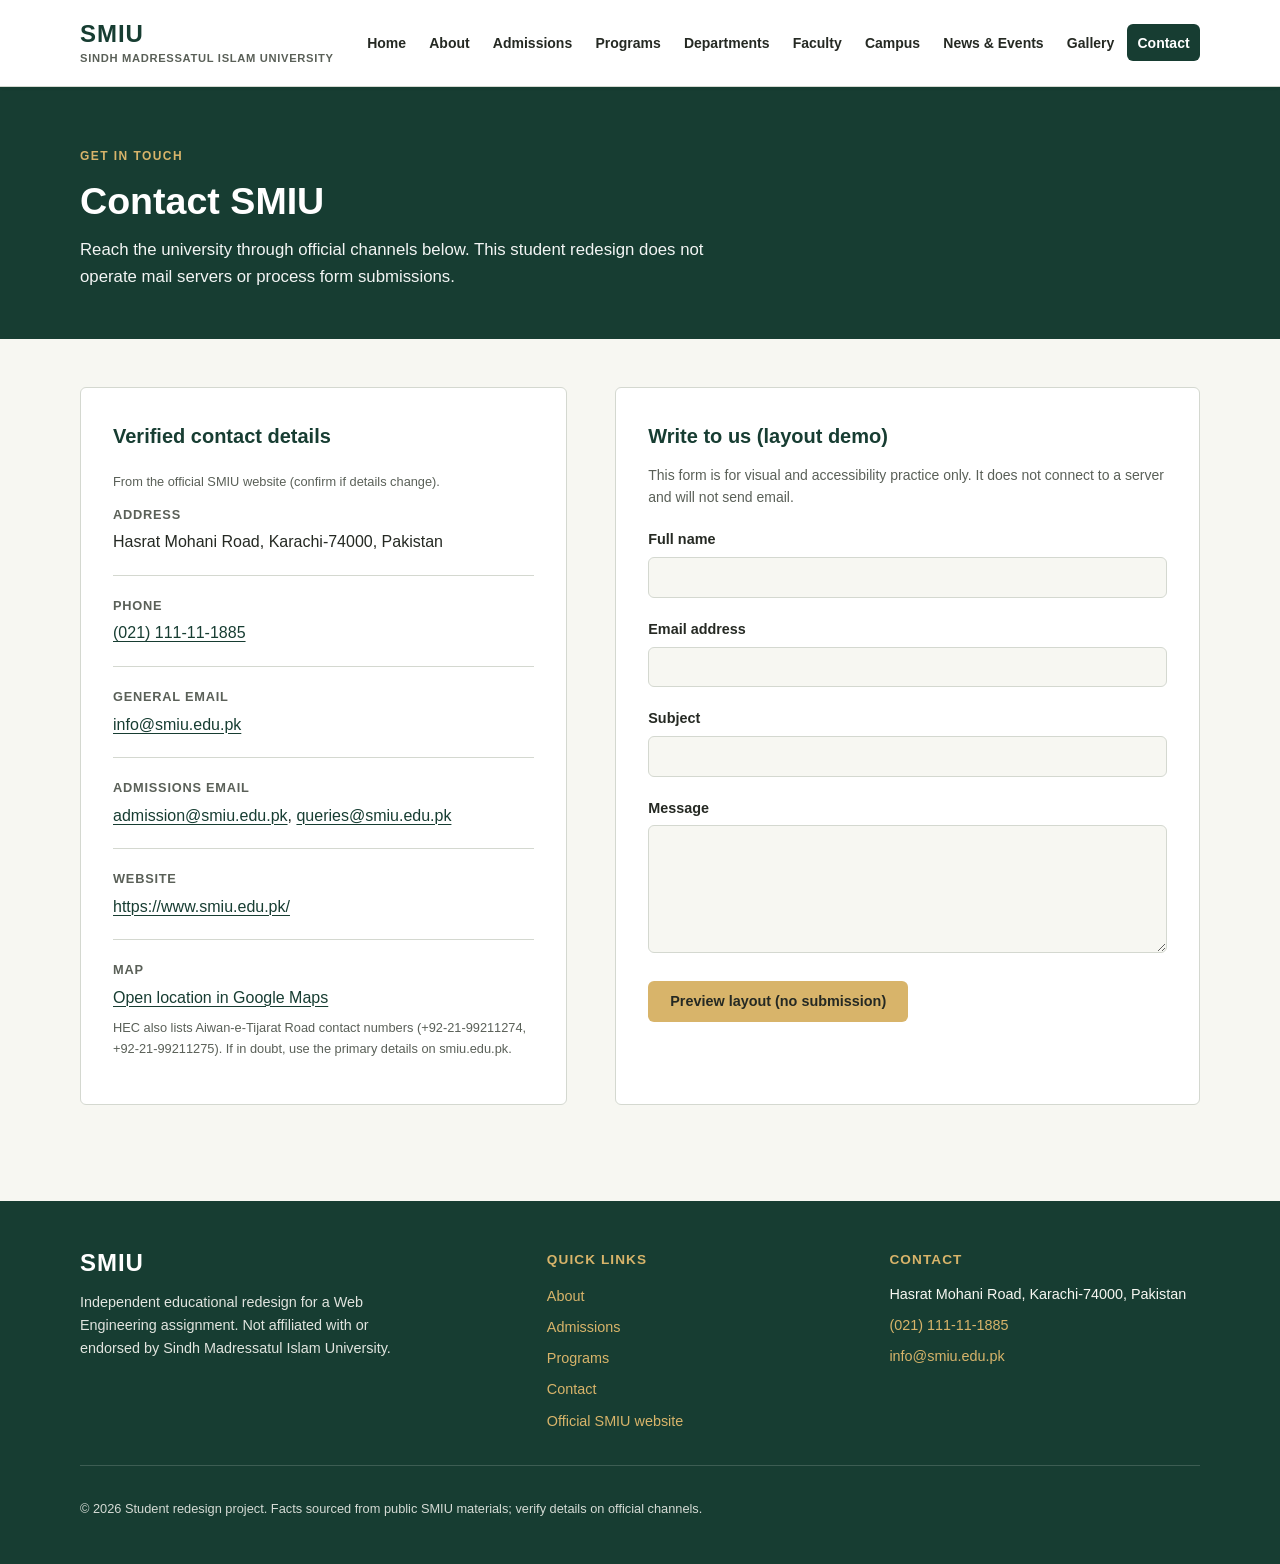
<file: contact.html>
<!DOCTYPE html>
<html lang="en">
<head>
  <meta charset="UTF-8">
  <meta name="viewport" content="width=device-width, initial-scale=1.0">
  <meta name="description" content="Contact Sindh Madressatul Islam University — address, phone, email, and demonstration contact form.">
  <title>Contact | SMIU</title>
  <link rel="stylesheet" href="css/style.css">
</head>
<body>
  <a class="skip-link" href="#main-content">Skip to main content</a>

  <header class="site-header">
    <div class="container header-inner">
      <a href="index.html" class="wordmark">
        <span class="wordmark-abbr">SMIU</span>
        <span class="wordmark-full">Sindh Madressatul Islam University</span>
      </a>
      <nav class="main-nav" aria-label="Primary">
        <ul class="nav-list">
          <li><a href="index.html">Home</a></li>
          <li><a href="about.html">About</a></li>
          <li><a href="admissions.html">Admissions</a></li>
          <li><a href="programs.html">Programs</a></li>
          <li><a href="departments.html">Departments</a></li>
          <li><a href="faculty.html">Faculty</a></li>
          <li><a href="campus.html">Campus</a></li>
          <li><a href="news.html">News &amp; Events</a></li>
          <li><a href="gallery.html">Gallery</a></li>
          <li><a href="contact.html" class="active" aria-current="page">Contact</a></li>
        </ul>
      </nav>
    </div>
  </header>

  <main id="main-content">
    <header class="page-hero">
      <div class="container">
        <p class="eyebrow">Get in touch</p>
        <h1>Contact SMIU</h1>
        <p class="lead">Reach the university through official channels below. This student redesign does not operate mail servers or process form submissions.</p>
      </div>
    </header>

    <section class="section" aria-labelledby="contact-layout-heading">
      <div class="container contact-layout">
        <div class="contact-details">
          <h2 id="contact-layout-heading">Verified contact details</h2>
          <p class="caption">From the official SMIU website (confirm if details change).</p>
          <ul class="contact-list">
            <li>
              <strong>Address</strong>
              Hasrat Mohani Road, Karachi-74000, Pakistan
            </li>
            <li>
              <strong>Phone</strong>
              <a href="tel:+922111111885">(021) 111-11-1885</a>
            </li>
            <li>
              <strong>General email</strong>
              <a href="mailto:info@smiu.edu.pk">info@smiu.edu.pk</a>
            </li>
            <li>
              <strong>Admissions email</strong>
              <a href="mailto:admission@smiu.edu.pk">admission@smiu.edu.pk</a>,
              <a href="mailto:queries@smiu.edu.pk">queries@smiu.edu.pk</a>
            </li>
            <li>
              <strong>Website</strong>
              <a href="https://www.smiu.edu.pk/" rel="noopener noreferrer">https://www.smiu.edu.pk/</a>
            </li>
            <li>
              <strong>Map</strong>
              <a href="https://www.google.com/maps/search/Sindh+Madressatul+Islam+University+Karachi" rel="noopener noreferrer">Open location in Google Maps</a>
            </li>
          </ul>
          <p class="caption">HEC also lists Aiwan-e-Tijarat Road contact numbers (+92-21-99211274, +92-21-99211275). If in doubt, use the primary details on smiu.edu.pk.</p>
        </div>

        <div class="contact-form">
          <h2>Write to us (layout demo)</h2>
          <p id="form-notice" class="form-note">This form is for visual and accessibility practice only. It does not connect to a server and will not send email.</p>
          <form aria-describedby="form-notice">
            <div class="form-row">
              <label for="contact-name">Full name</label>
              <input type="text" id="contact-name" name="name" autocomplete="name">
            </div>
            <div class="form-row">
              <label for="contact-email">Email address</label>
              <input type="email" id="contact-email" name="email" autocomplete="email">
            </div>
            <div class="form-row">
              <label for="contact-subject">Subject</label>
              <input type="text" id="contact-subject" name="subject">
            </div>
            <div class="form-row">
              <label for="contact-message">Message</label>
              <textarea id="contact-message" name="message"></textarea>
            </div>
            <button type="button" class="btn btn-gold">Preview layout (no submission)</button>
          </form>
        </div>
      </div>
    </section>
  </main>

  <footer class="site-footer">
    <div class="container footer-grid">
      <div class="footer-brand">
        <span class="wordmark-abbr">SMIU</span>
        <p>Independent educational redesign for a Web Engineering assignment. Not affiliated with or endorsed by Sindh Madressatul Islam University.</p>
      </div>
      <div class="footer-nav">
        <h2>Quick links</h2>
        <ul>
          <li><a href="about.html">About</a></li>
          <li><a href="admissions.html">Admissions</a></li>
          <li><a href="programs.html">Programs</a></li>
          <li><a href="contact.html">Contact</a></li>
          <li><a href="https://www.smiu.edu.pk/" rel="noopener noreferrer">Official SMIU website</a></li>
        </ul>
      </div>
      <div class="footer-contact">
        <h2>Contact</h2>
        <p>Hasrat Mohani Road, Karachi-74000, Pakistan</p>
        <p><a href="tel:+922111111885">(021) 111-11-1885</a></p>
        <p><a href="mailto:info@smiu.edu.pk">info@smiu.edu.pk</a></p>
      </div>
    </div>
    <div class="container footer-bottom">
      <p>&copy; 2026 Student redesign project. Facts sourced from public SMIU materials; verify details on official channels.</p>
    </div>
  </footer>
</body>
</html>
</file>
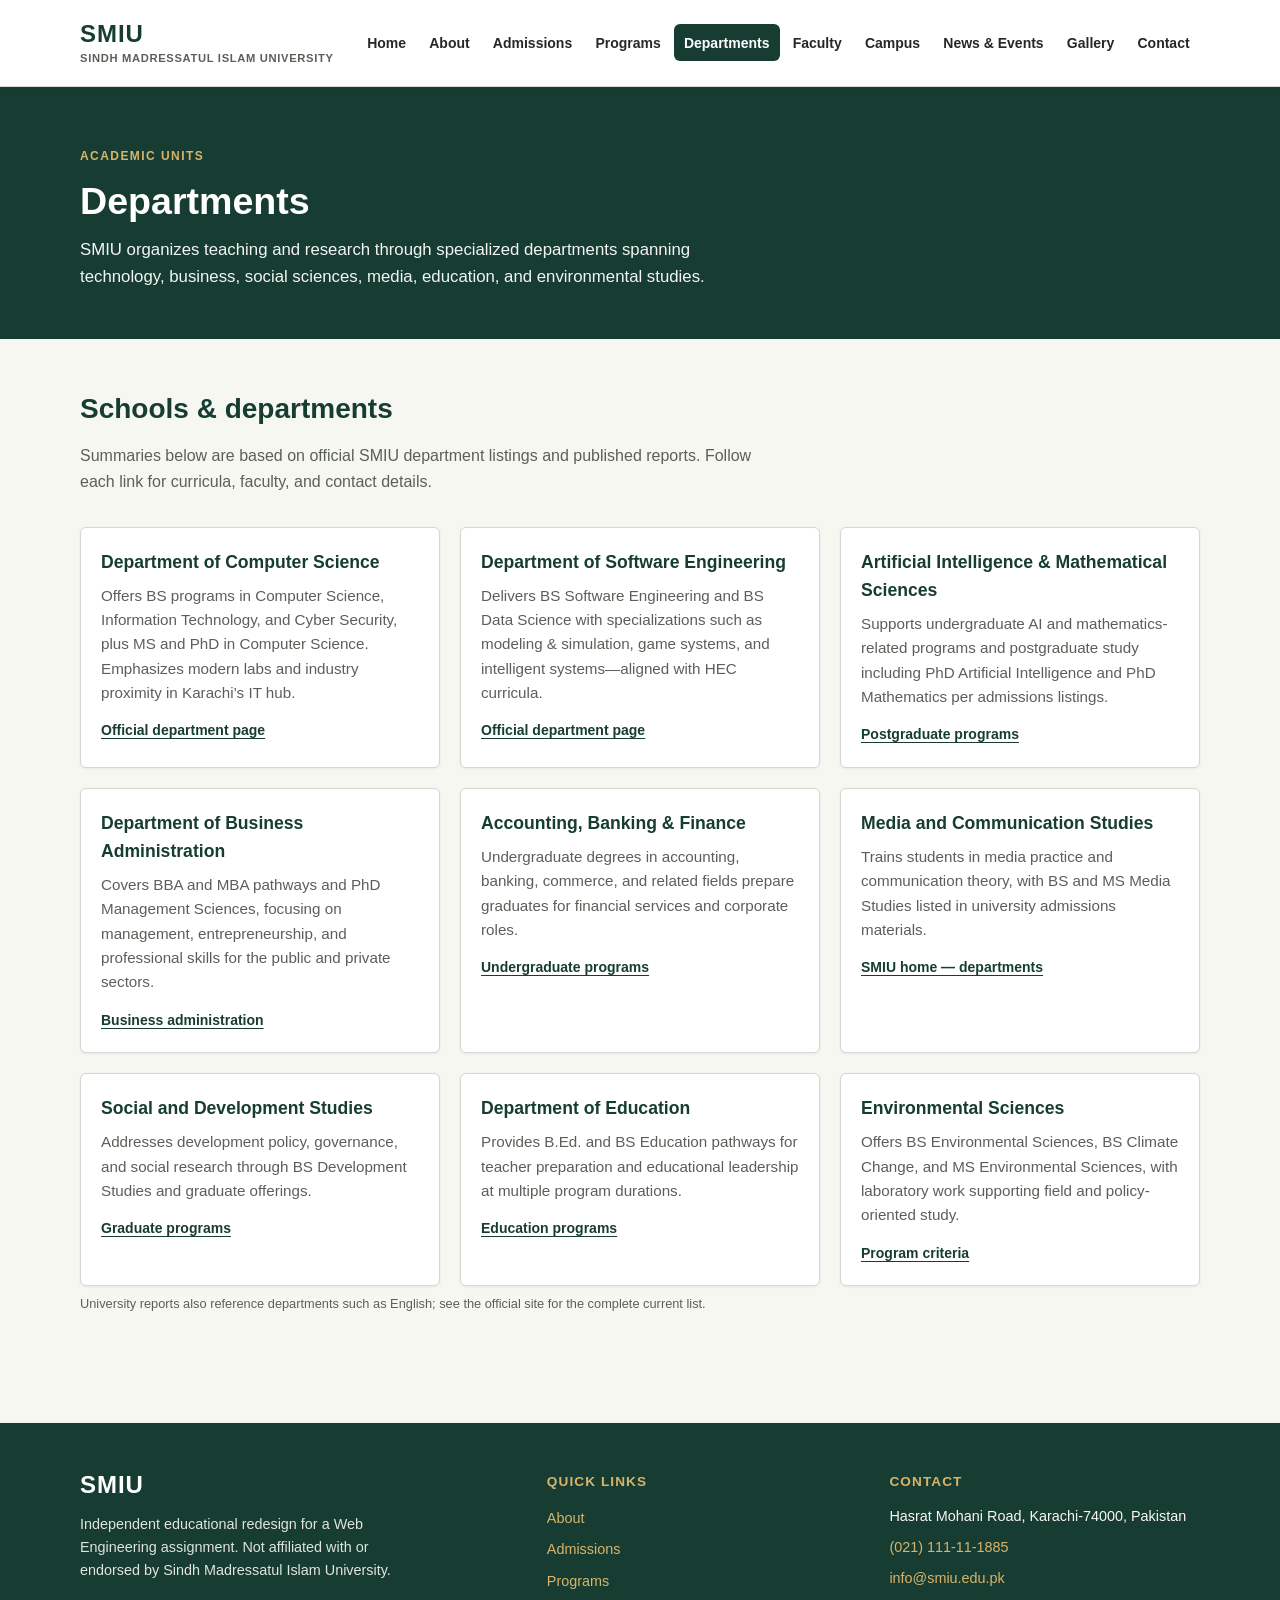
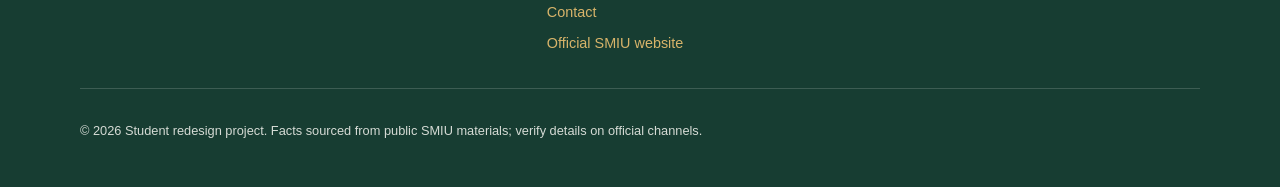
<file: departments.html>
<!DOCTYPE html>
<html lang="en">
<head>
  <meta charset="UTF-8">
  <meta name="viewport" content="width=device-width, initial-scale=1.0">
  <meta name="description" content="Academic departments at Sindh Madressatul Islam University — computing, business, media, education, and more.">
  <title>Departments | SMIU</title>
  <link rel="stylesheet" href="css/style.css">
</head>
<body>
  <a class="skip-link" href="#main-content">Skip to main content</a>

  <header class="site-header">
    <div class="container header-inner">
      <a href="index.html" class="wordmark">
        <span class="wordmark-abbr">SMIU</span>
        <span class="wordmark-full">Sindh Madressatul Islam University</span>
      </a>
      <nav class="main-nav" aria-label="Primary">
        <ul class="nav-list">
          <li><a href="index.html">Home</a></li>
          <li><a href="about.html">About</a></li>
          <li><a href="admissions.html">Admissions</a></li>
          <li><a href="programs.html">Programs</a></li>
          <li><a href="departments.html" class="active" aria-current="page">Departments</a></li>
          <li><a href="faculty.html">Faculty</a></li>
          <li><a href="campus.html">Campus</a></li>
          <li><a href="news.html">News &amp; Events</a></li>
          <li><a href="gallery.html">Gallery</a></li>
          <li><a href="contact.html">Contact</a></li>
        </ul>
      </nav>
    </div>
  </header>

  <main id="main-content">
    <header class="page-hero">
      <div class="container">
        <p class="eyebrow">Academic units</p>
        <h1>Departments</h1>
        <p class="lead">SMIU organizes teaching and research through specialized departments spanning technology, business, social sciences, media, education, and environmental studies.</p>
      </div>
    </header>

    <section class="section" aria-labelledby="dept-grid-heading">
      <div class="container">
        <h2 id="dept-grid-heading" class="section-title">Schools &amp; departments</h2>
        <p class="section-intro">Summaries below are based on official SMIU department listings and published reports. Follow each link for curricula, faculty, and contact details.</p>
        <div class="card-grid cols-3">
          <article class="card" id="computer-science">
            <h3>Department of Computer Science</h3>
            <p>Offers BS programs in Computer Science, Information Technology, and Cyber Security, plus MS and PhD in Computer Science. Emphasizes modern labs and industry proximity in Karachi’s IT hub.</p>
            <a class="card-link" href="https://www.smiu.edu.pk/cs/" rel="noopener noreferrer">Official department page</a>
          </article>
          <article class="card" id="software-engineering">
            <h3>Department of Software Engineering</h3>
            <p>Delivers BS Software Engineering and BS Data Science with specializations such as modeling &amp; simulation, game systems, and intelligent systems—aligned with HEC curricula.</p>
            <a class="card-link" href="https://www.smiu.edu.pk/Software-Engineering/" rel="noopener noreferrer">Official department page</a>
          </article>
          <article class="card" id="ai-math">
            <h3>Artificial Intelligence &amp; Mathematical Sciences</h3>
            <p>Supports undergraduate AI and mathematics-related programs and postgraduate study including PhD Artificial Intelligence and PhD Mathematics per admissions listings.</p>
            <a class="card-link" href="https://www.smiu.edu.pk/admissions/Postgraduate-Programs" rel="noopener noreferrer">Postgraduate programs</a>
          </article>
          <article class="card">
            <h3>Department of Business Administration</h3>
            <p>Covers BBA and MBA pathways and PhD Management Sciences, focusing on management, entrepreneurship, and professional skills for the public and private sectors.</p>
            <a class="card-link" href="https://www.smiu.edu.pk/Business/" rel="noopener noreferrer">Business administration</a>
          </article>
          <article class="card">
            <h3>Accounting, Banking &amp; Finance</h3>
            <p>Undergraduate degrees in accounting, banking, commerce, and related fields prepare graduates for financial services and corporate roles.</p>
            <a class="card-link" href="https://www.smiu.edu.pk/admissions/undergraduate-programs" rel="noopener noreferrer">Undergraduate programs</a>
          </article>
          <article class="card">
            <h3>Media and Communication Studies</h3>
            <p>Trains students in media practice and communication theory, with BS and MS Media Studies listed in university admissions materials.</p>
            <a class="card-link" href="https://www.smiu.edu.pk/" rel="noopener noreferrer">SMIU home — departments</a>
          </article>
          <article class="card">
            <h3>Social and Development Studies</h3>
            <p>Addresses development policy, governance, and social research through BS Development Studies and graduate offerings.</p>
            <a class="card-link" href="https://www.smiu.edu.pk/admissions/graduate-programs" rel="noopener noreferrer">Graduate programs</a>
          </article>
          <article class="card">
            <h3>Department of Education</h3>
            <p>Provides B.Ed. and BS Education pathways for teacher preparation and educational leadership at multiple program durations.</p>
            <a class="card-link" href="https://www.smiu.edu.pk/admissions/undergraduate-programs" rel="noopener noreferrer">Education programs</a>
          </article>
          <article class="card">
            <h3>Environmental Sciences</h3>
            <p>Offers BS Environmental Sciences, BS Climate Change, and MS Environmental Sciences, with laboratory work supporting field and policy-oriented study.</p>
            <a class="card-link" href="https://www.smiu.edu.pk/admissions/minimum-criteria-and-seat-allocation" rel="noopener noreferrer">Program criteria</a>
          </article>
        </div>
        <p class="caption">University reports also reference departments such as English; see the official site for the complete current list.</p>
      </div>
    </section>
  </main>

  <footer class="site-footer">
    <div class="container footer-grid">
      <div class="footer-brand">
        <span class="wordmark-abbr">SMIU</span>
        <p>Independent educational redesign for a Web Engineering assignment. Not affiliated with or endorsed by Sindh Madressatul Islam University.</p>
      </div>
      <div class="footer-nav">
        <h2>Quick links</h2>
        <ul>
          <li><a href="about.html">About</a></li>
          <li><a href="admissions.html">Admissions</a></li>
          <li><a href="programs.html">Programs</a></li>
          <li><a href="contact.html">Contact</a></li>
          <li><a href="https://www.smiu.edu.pk/" rel="noopener noreferrer">Official SMIU website</a></li>
        </ul>
      </div>
      <div class="footer-contact">
        <h2>Contact</h2>
        <p>Hasrat Mohani Road, Karachi-74000, Pakistan</p>
        <p><a href="tel:+922111111885">(021) 111-11-1885</a></p>
        <p><a href="mailto:info@smiu.edu.pk">info@smiu.edu.pk</a></p>
      </div>
    </div>
    <div class="container footer-bottom">
      <p>&copy; 2026 Student redesign project. Facts sourced from public SMIU materials; verify details on official channels.</p>
    </div>
  </footer>
</body>
</html>
</file>
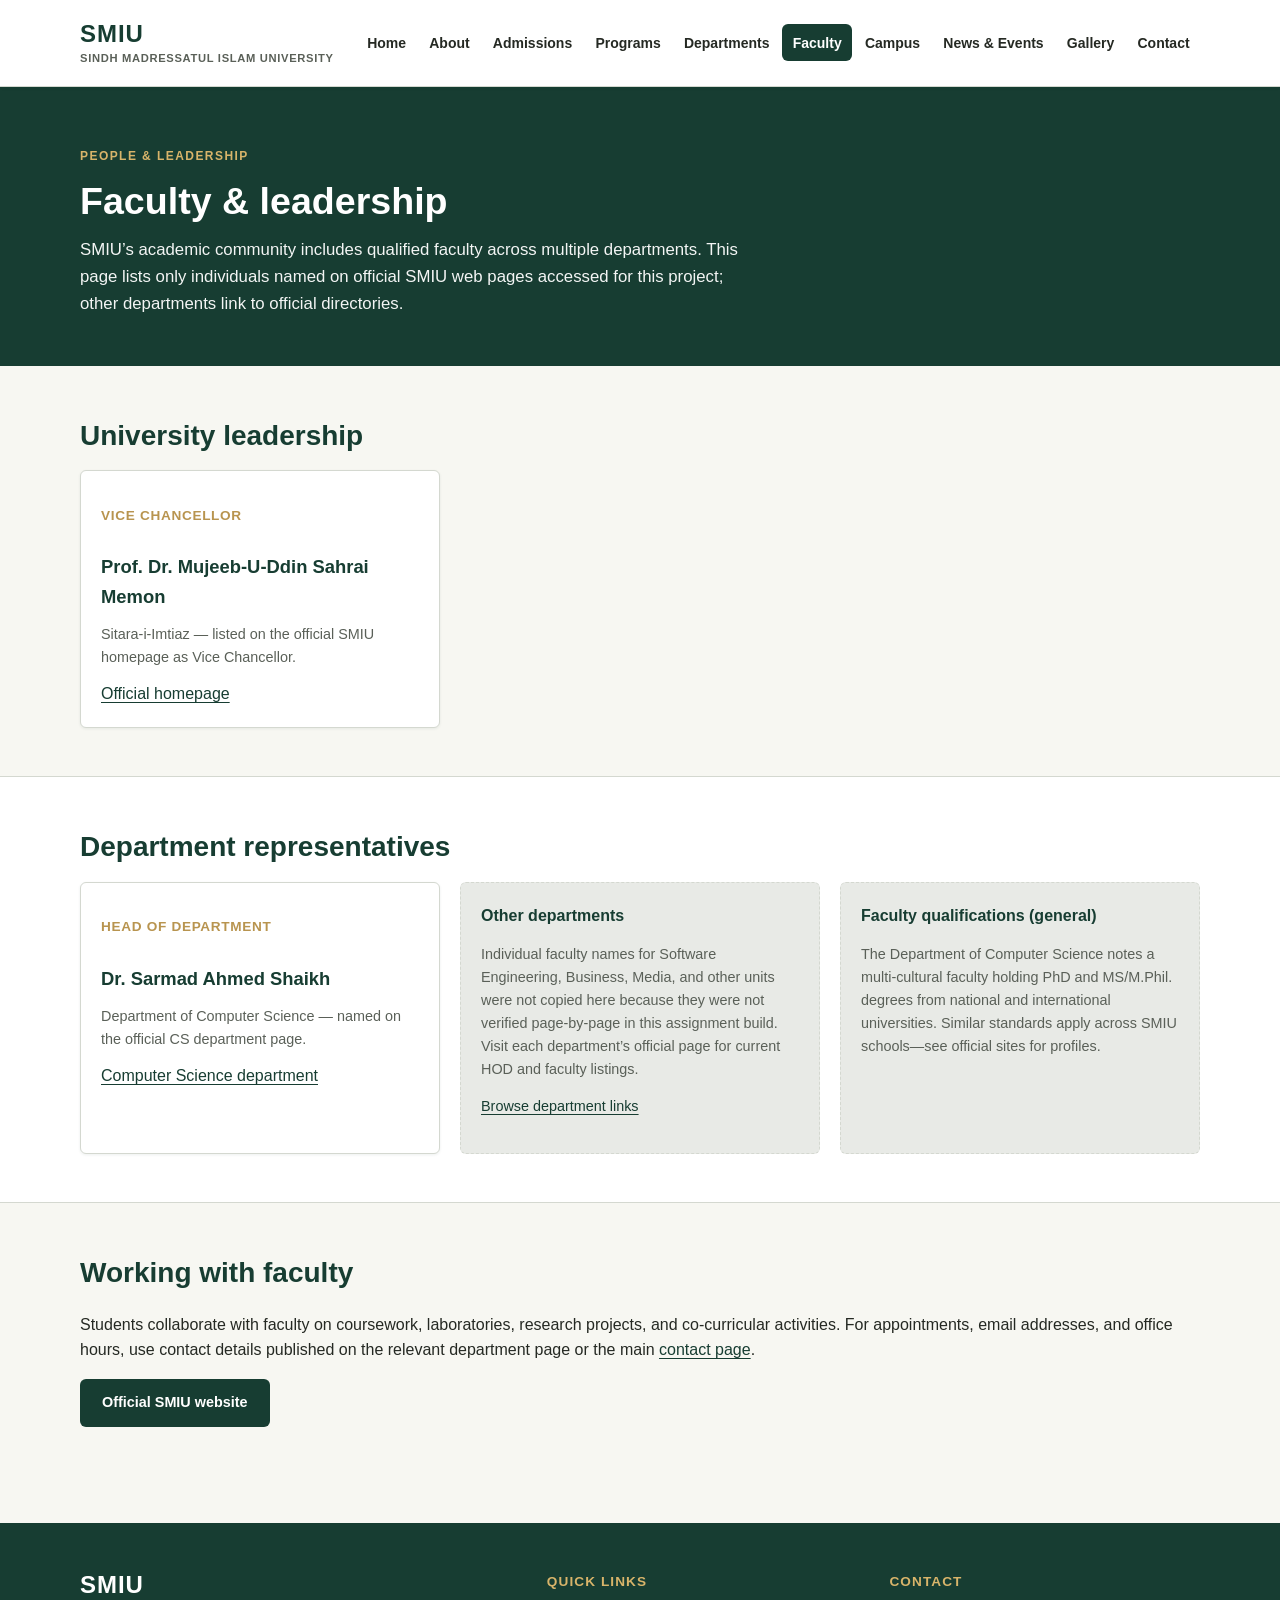
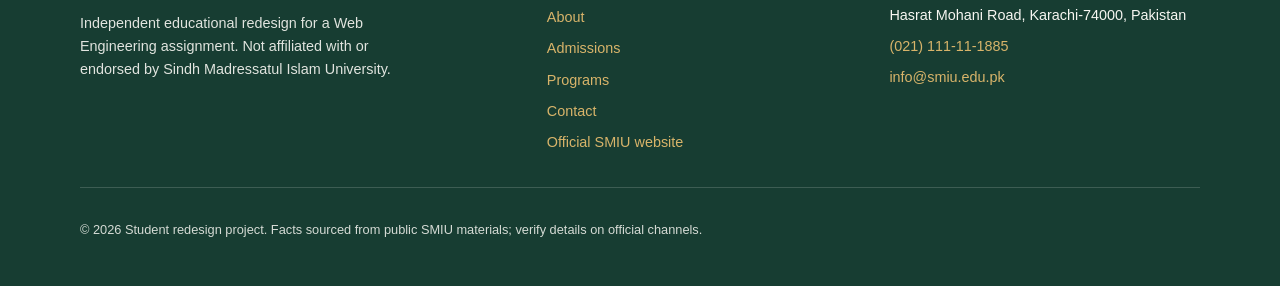
<file: faculty.html>
<!DOCTYPE html>
<html lang="en">
<head>
  <meta charset="UTF-8">
  <meta name="viewport" content="width=device-width, initial-scale=1.0">
  <meta name="description" content="Leadership and faculty information for Sindh Madressatul Islam University — verified profiles and department resources.">
  <title>Faculty | SMIU</title>
  <link rel="stylesheet" href="css/style.css">
</head>
<body>
  <a class="skip-link" href="#main-content">Skip to main content</a>

  <header class="site-header">
    <div class="container header-inner">
      <a href="index.html" class="wordmark">
        <span class="wordmark-abbr">SMIU</span>
        <span class="wordmark-full">Sindh Madressatul Islam University</span>
      </a>
      <nav class="main-nav" aria-label="Primary">
        <ul class="nav-list">
          <li><a href="index.html">Home</a></li>
          <li><a href="about.html">About</a></li>
          <li><a href="admissions.html">Admissions</a></li>
          <li><a href="programs.html">Programs</a></li>
          <li><a href="departments.html">Departments</a></li>
          <li><a href="faculty.html" class="active" aria-current="page">Faculty</a></li>
          <li><a href="campus.html">Campus</a></li>
          <li><a href="news.html">News &amp; Events</a></li>
          <li><a href="gallery.html">Gallery</a></li>
          <li><a href="contact.html">Contact</a></li>
        </ul>
      </nav>
    </div>
  </header>

  <main id="main-content">
    <header class="page-hero">
      <div class="container">
        <p class="eyebrow">People &amp; leadership</p>
        <h1>Faculty &amp; leadership</h1>
        <p class="lead">SMIU’s academic community includes qualified faculty across multiple departments. This page lists only individuals named on official SMIU web pages accessed for this project; other departments link to official directories.</p>
      </div>
    </header>

    <section class="section" aria-labelledby="leadership-heading">
      <div class="container">
        <h2 id="leadership-heading" class="section-title">University leadership</h2>
        <div class="profile-grid">
          <article class="profile-card">
            <p class="role">Vice Chancellor</p>
            <h3>Prof. Dr. Mujeeb-U-Ddin Sahrai Memon</h3>
            <p class="dept">Sitara-i-Imtiaz — listed on the official SMIU homepage as Vice Chancellor.</p>
            <a href="https://www.smiu.edu.pk/" rel="noopener noreferrer">Official homepage</a>
          </article>
        </div>
      </div>
    </section>

    <section class="section section-alt" aria-labelledby="dept-faculty-heading">
      <div class="container">
        <h2 id="dept-faculty-heading" class="section-title">Department representatives</h2>
        <div class="profile-grid">
          <article class="profile-card">
            <p class="role">Head of Department</p>
            <h3>Dr. Sarmad Ahmed Shaikh</h3>
            <p class="dept">Department of Computer Science — named on the official CS department page.</p>
            <a href="https://www.smiu.edu.pk/cs/" rel="noopener noreferrer">Computer Science department</a>
          </article>
          <article class="profile-placeholder">
            <h3 class="placeholder-title">Other departments</h3>
            <p>Individual faculty names for Software Engineering, Business, Media, and other units were not copied here because they were not verified page-by-page in this assignment build. Visit each department’s official page for current HOD and faculty listings.</p>
            <p><a href="departments.html">Browse department links</a></p>
          </article>
          <article class="profile-placeholder">
            <h3 class="placeholder-title">Faculty qualifications (general)</h3>
            <p>The Department of Computer Science notes a multi-cultural faculty holding PhD and MS/M.Phil. degrees from national and international universities. Similar standards apply across SMIU schools—see official sites for profiles.</p>
          </article>
        </div>
      </div>
    </section>

    <section class="section" aria-labelledby="join-heading">
      <div class="container">
        <h2 id="join-heading" class="section-title">Working with faculty</h2>
        <p>Students collaborate with faculty on coursework, laboratories, research projects, and co-curricular activities. For appointments, email addresses, and office hours, use contact details published on the relevant department page or the main <a href="contact.html">contact page</a>.</p>
        <a class="btn btn-primary" href="https://www.smiu.edu.pk/" rel="noopener noreferrer">Official SMIU website</a>
      </div>
    </section>
  </main>

  <footer class="site-footer">
    <div class="container footer-grid">
      <div class="footer-brand">
        <span class="wordmark-abbr">SMIU</span>
        <p>Independent educational redesign for a Web Engineering assignment. Not affiliated with or endorsed by Sindh Madressatul Islam University.</p>
      </div>
      <div class="footer-nav">
        <h2>Quick links</h2>
        <ul>
          <li><a href="about.html">About</a></li>
          <li><a href="admissions.html">Admissions</a></li>
          <li><a href="programs.html">Programs</a></li>
          <li><a href="contact.html">Contact</a></li>
          <li><a href="https://www.smiu.edu.pk/" rel="noopener noreferrer">Official SMIU website</a></li>
        </ul>
      </div>
      <div class="footer-contact">
        <h2>Contact</h2>
        <p>Hasrat Mohani Road, Karachi-74000, Pakistan</p>
        <p><a href="tel:+922111111885">(021) 111-11-1885</a></p>
        <p><a href="mailto:info@smiu.edu.pk">info@smiu.edu.pk</a></p>
      </div>
    </div>
    <div class="container footer-bottom">
      <p>&copy; 2026 Student redesign project. Facts sourced from public SMIU materials; verify details on official channels.</p>
    </div>
  </footer>
</body>
</html>
</file>
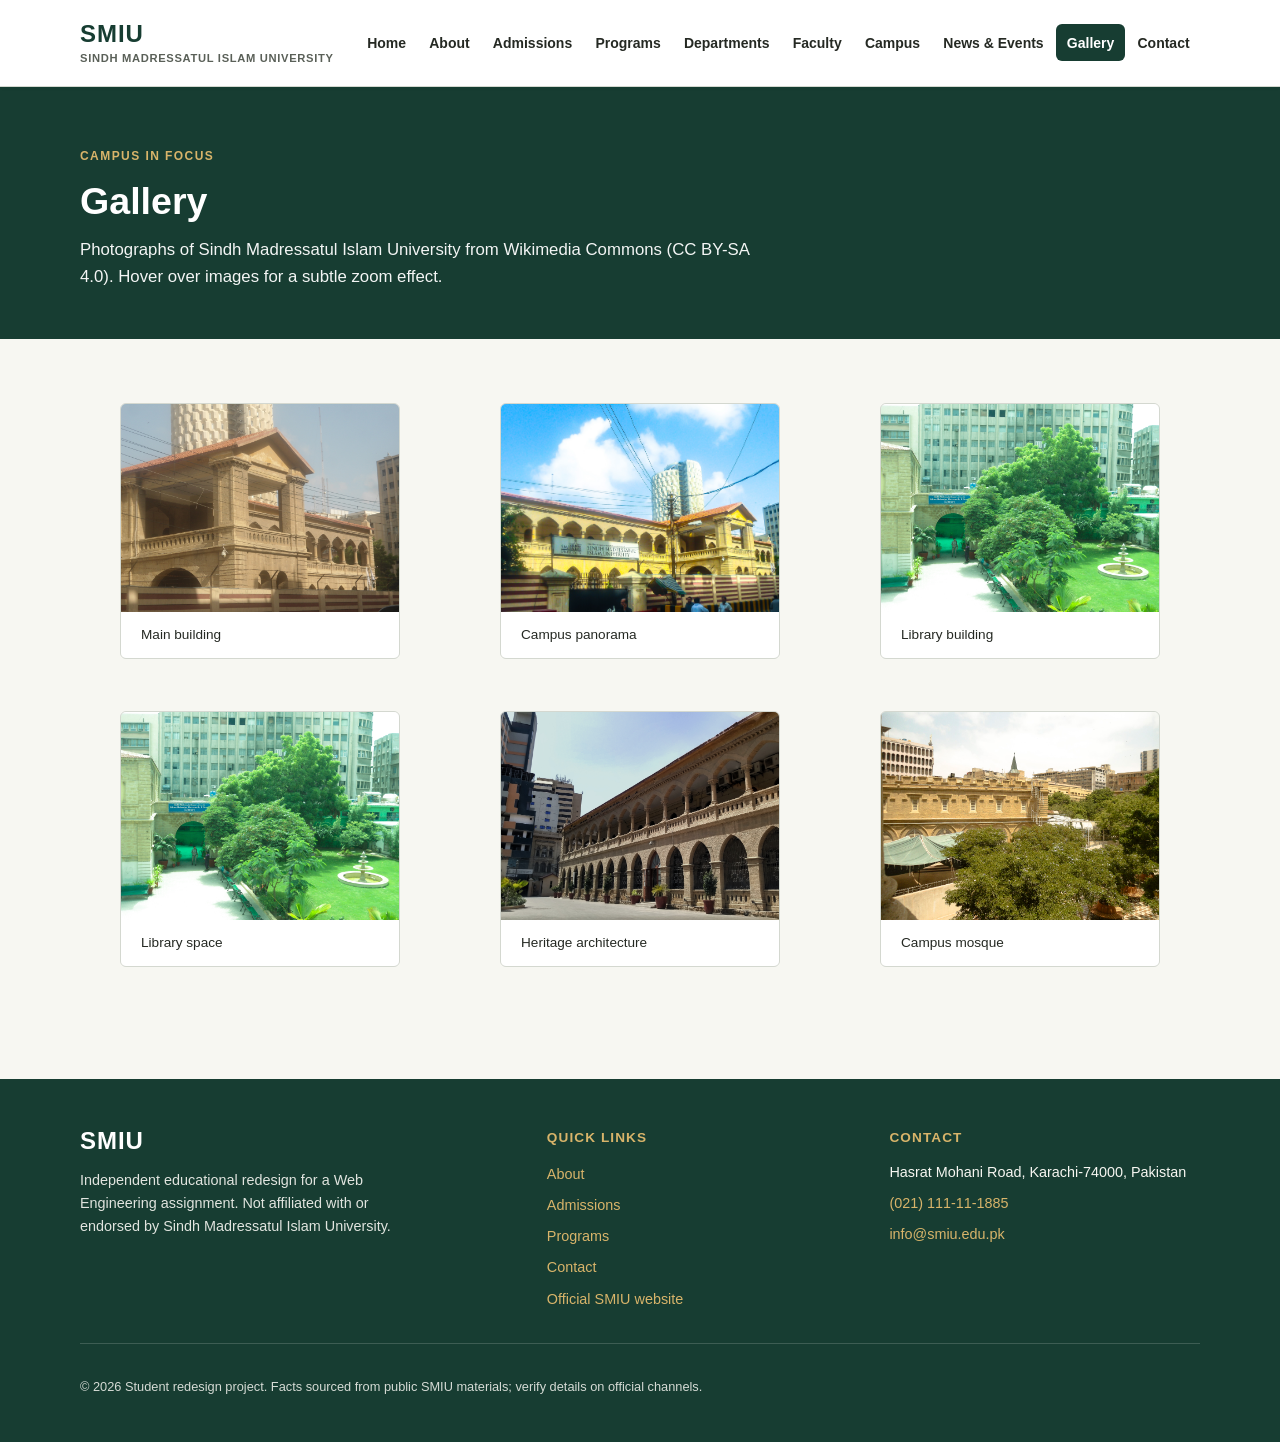
<file: gallery.html>
<!DOCTYPE html>
<html lang="en">
<head>
  <meta charset="UTF-8">
  <meta name="viewport" content="width=device-width, initial-scale=1.0">
  <meta name="description" content="Photo gallery of Sindh Madressatul Islam University campus, architecture, and learning spaces.">
  <title>Gallery | SMIU</title>
  <link rel="stylesheet" href="css/style.css">
</head>
<body>
  <a class="skip-link" href="#main-content">Skip to main content</a>

  <header class="site-header">
    <div class="container header-inner">
      <a href="index.html" class="wordmark">
        <span class="wordmark-abbr">SMIU</span>
        <span class="wordmark-full">Sindh Madressatul Islam University</span>
      </a>
      <nav class="main-nav" aria-label="Primary">
        <ul class="nav-list">
          <li><a href="index.html">Home</a></li>
          <li><a href="about.html">About</a></li>
          <li><a href="admissions.html">Admissions</a></li>
          <li><a href="programs.html">Programs</a></li>
          <li><a href="departments.html">Departments</a></li>
          <li><a href="faculty.html">Faculty</a></li>
          <li><a href="campus.html">Campus</a></li>
          <li><a href="news.html">News &amp; Events</a></li>
          <li><a href="gallery.html" class="active" aria-current="page">Gallery</a></li>
          <li><a href="contact.html">Contact</a></li>
        </ul>
      </nav>
    </div>
  </header>

  <main id="main-content">
    <header class="page-hero">
      <div class="container">
        <p class="eyebrow">Campus in focus</p>
        <h1>Gallery</h1>
        <p class="lead">Photographs of Sindh Madressatul Islam University from Wikimedia Commons (CC BY-SA 4.0). Hover over images for a subtle zoom effect.</p>
      </div>
    </header>

    <section class="section" aria-labelledby="gallery-heading">
      <div class="container">
        <h2 id="gallery-heading" class="visually-hidden">Campus photo grid</h2>
        <div class="gallery-grid">
          <figure class="gallery-item">
            <img src="/images/smi_university_main_building.jpg" alt="Front view of the SMIU main university building" width="960" height="720" loading="lazy">
            <figcaption>Main building</figcaption>
          </figure>
          <figure class="gallery-item">
            <img src="/images/Jamia_smiu.jpg" alt="Panoramic view of SMIU campus structures" width="960" height="506" loading="lazy">
            <figcaption>Campus panorama</figcaption>
          </figure>
          <figure class="gallery-item">
            <img src="/images/Smiu_library2.jpg" alt="Exterior of the SMIU library building" width="960" height="720" loading="lazy">
            <figcaption>Library building</figcaption>
          </figure>
          <figure class="gallery-item">
            <img src="/images/Smiu_library2.jpg" alt="Library interior or reading area at SMIU" width="960" height="720" loading="lazy">
            <figcaption>Library space</figcaption>
          </figure>
          <figure class="gallery-item">
            <img src="/images/Sindh_Madrassa.jpg" alt="Heritage Sindh Madrassa architecture at the university" width="960" height="540" loading="lazy">
            <figcaption>Heritage architecture</figcaption>
          </figure>
          <figure class="gallery-item">
            <img src="/images/Sunni_Mosque_smiu.jpg" alt="Sunni mosque located on the SMIU campus" width="960" height="720" loading="lazy">
            <figcaption>Campus mosque</figcaption>
          </figure>
        </div>
      </div>
    </section>
  </main>

  <footer class="site-footer">
    <div class="container footer-grid">
      <div class="footer-brand">
        <span class="wordmark-abbr">SMIU</span>
        <p>Independent educational redesign for a Web Engineering assignment. Not affiliated with or endorsed by Sindh Madressatul Islam University.</p>
      </div>
      <div class="footer-nav">
        <h2>Quick links</h2>
        <ul>
          <li><a href="about.html">About</a></li>
          <li><a href="admissions.html">Admissions</a></li>
          <li><a href="programs.html">Programs</a></li>
          <li><a href="contact.html">Contact</a></li>
          <li><a href="https://www.smiu.edu.pk/" rel="noopener noreferrer">Official SMIU website</a></li>
        </ul>
      </div>
      <div class="footer-contact">
        <h2>Contact</h2>
        <p>Hasrat Mohani Road, Karachi-74000, Pakistan</p>
        <p><a href="tel:+922111111885">(021) 111-11-1885</a></p>
        <p><a href="mailto:info@smiu.edu.pk">info@smiu.edu.pk</a></p>
      </div>
    </div>
    <div class="container footer-bottom">
      <p>&copy; 2026 Student redesign project. Facts sourced from public SMIU materials; verify details on official channels.</p>
    </div>
  </footer>
</body>
</html>
</file>
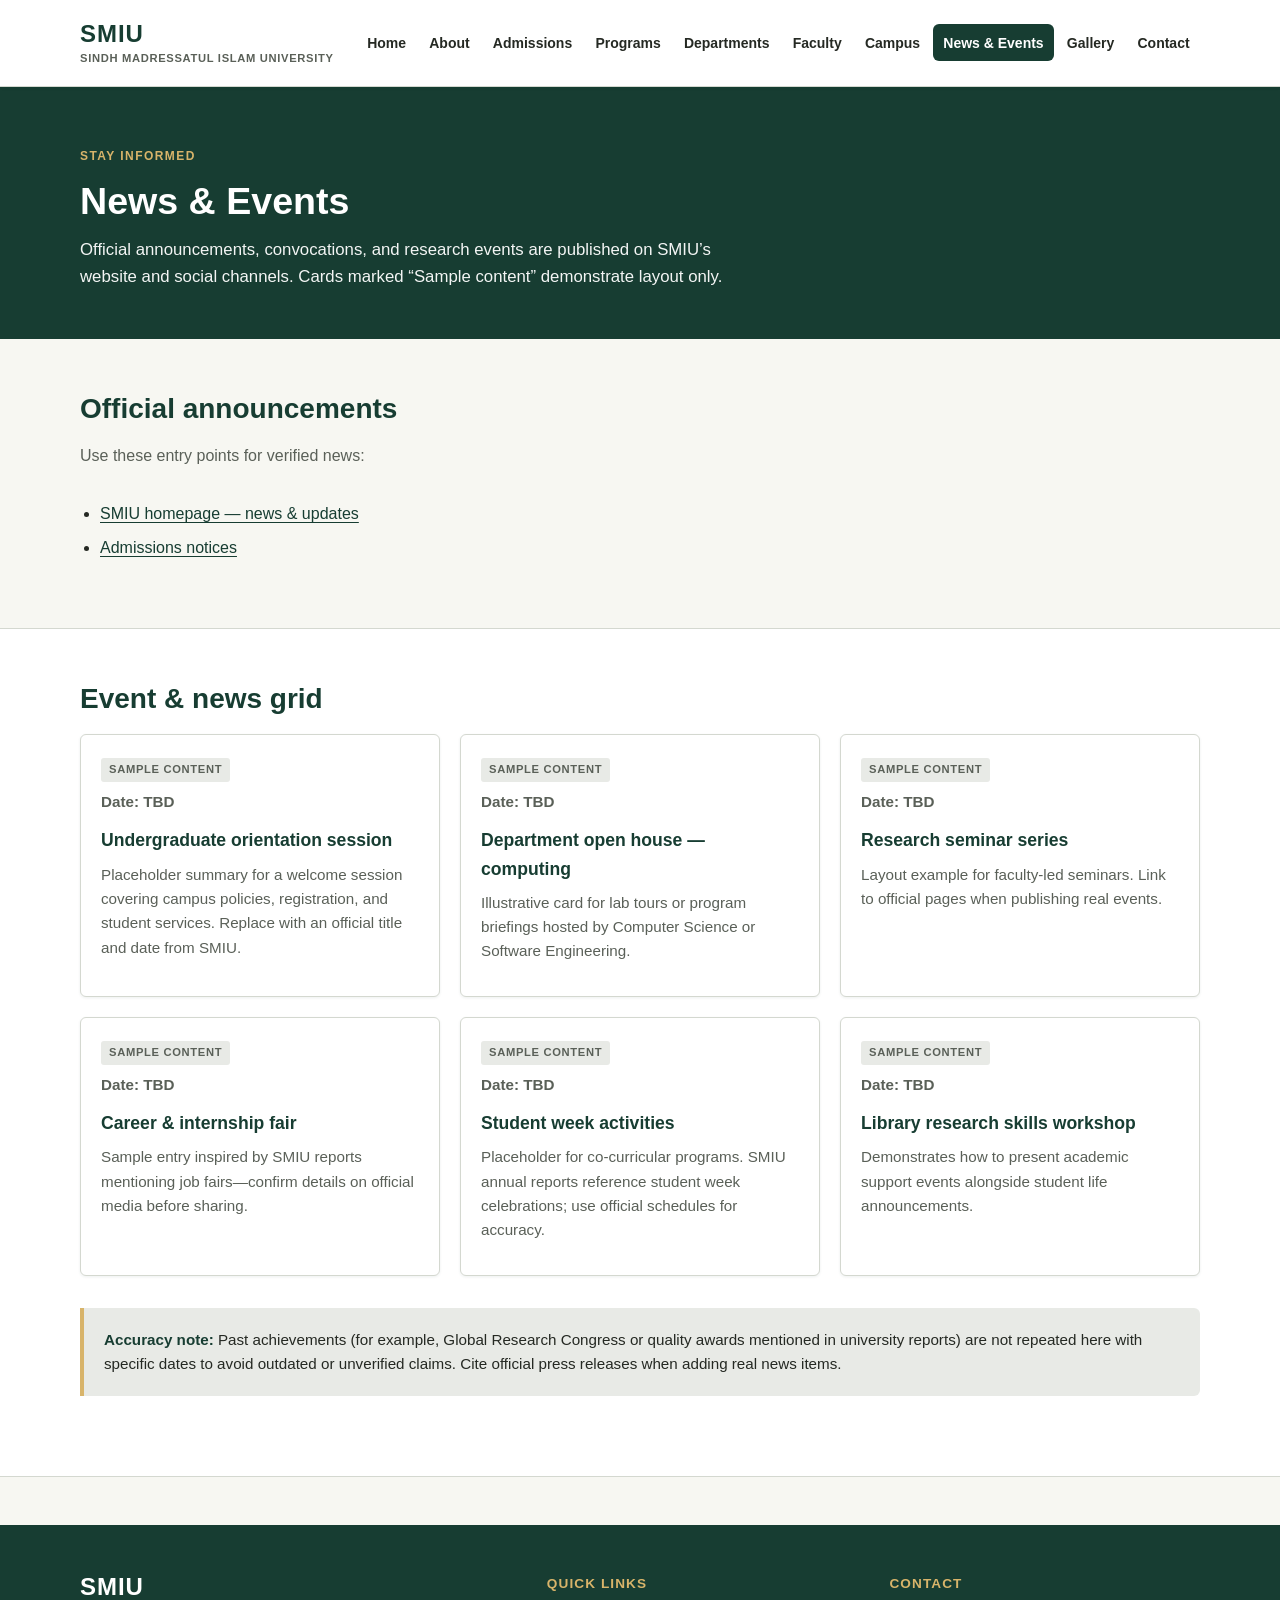
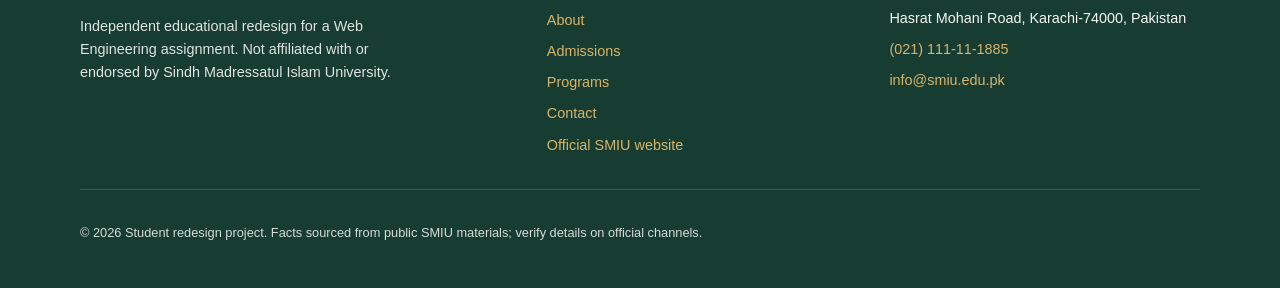
<file: news.html>
<!DOCTYPE html>
<html lang="en">
<head>
  <meta charset="UTF-8">
  <meta name="viewport" content="width=device-width, initial-scale=1.0">
  <meta name="description" content="News and events at Sindh Madressatul Islam University — sample layout and links to official announcements.">
  <title>News &amp; Events | SMIU</title>
  <link rel="stylesheet" href="css/style.css">
</head>
<body>
  <a class="skip-link" href="#main-content">Skip to main content</a>

  <header class="site-header">
    <div class="container header-inner">
      <a href="index.html" class="wordmark">
        <span class="wordmark-abbr">SMIU</span>
        <span class="wordmark-full">Sindh Madressatul Islam University</span>
      </a>
      <nav class="main-nav" aria-label="Primary">
        <ul class="nav-list">
          <li><a href="index.html">Home</a></li>
          <li><a href="about.html">About</a></li>
          <li><a href="admissions.html">Admissions</a></li>
          <li><a href="programs.html">Programs</a></li>
          <li><a href="departments.html">Departments</a></li>
          <li><a href="faculty.html">Faculty</a></li>
          <li><a href="campus.html">Campus</a></li>
          <li><a href="news.html" class="active" aria-current="page">News &amp; Events</a></li>
          <li><a href="gallery.html">Gallery</a></li>
          <li><a href="contact.html">Contact</a></li>
        </ul>
      </nav>
    </div>
  </header>

  <main id="main-content">
    <header class="page-hero">
      <div class="container">
        <p class="eyebrow">Stay informed</p>
        <h1>News &amp; Events</h1>
        <p class="lead">Official announcements, convocations, and research events are published on SMIU’s website and social channels. Cards marked “Sample content” demonstrate layout only.</p>
      </div>
    </header>

    <section class="section" aria-labelledby="official-heading">
      <div class="container">
        <h2 id="official-heading" class="section-title">Official announcements</h2>
        <p class="section-intro">Use these entry points for verified news:</p>
        <ul class="check-list">
          <li><a href="https://www.smiu.edu.pk/" rel="noopener noreferrer">SMIU homepage — news &amp; updates</a></li>
          <li><a href="https://www.smiu.edu.pk/admissions/" rel="noopener noreferrer">Admissions notices</a></li>
        </ul>
      </div>
    </section>

    <section class="section section-alt" aria-labelledby="grid-heading">
      <div class="container">
        <h2 id="grid-heading" class="section-title">Event &amp; news grid</h2>
        <div class="card-grid cols-3">
          <article class="card">
            <span class="sample-badge">Sample content</span>
            <p class="news-date">Date: TBD</p>
            <h3>Undergraduate orientation session</h3>
            <p>Placeholder summary for a welcome session covering campus policies, registration, and student services. Replace with an official title and date from SMIU.</p>
          </article>
          <article class="card">
            <span class="sample-badge">Sample content</span>
            <p class="news-date">Date: TBD</p>
            <h3>Department open house — computing</h3>
            <p>Illustrative card for lab tours or program briefings hosted by Computer Science or Software Engineering.</p>
          </article>
          <article class="card">
            <span class="sample-badge">Sample content</span>
            <p class="news-date">Date: TBD</p>
            <h3>Research seminar series</h3>
            <p>Layout example for faculty-led seminars. Link to official pages when publishing real events.</p>
          </article>
          <article class="card">
            <span class="sample-badge">Sample content</span>
            <p class="news-date">Date: TBD</p>
            <h3>Career &amp; internship fair</h3>
            <p>Sample entry inspired by SMIU reports mentioning job fairs—confirm details on official media before sharing.</p>
          </article>
          <article class="card">
            <span class="sample-badge">Sample content</span>
            <p class="news-date">Date: TBD</p>
            <h3>Student week activities</h3>
            <p>Placeholder for co-curricular programs. SMIU annual reports reference student week celebrations; use official schedules for accuracy.</p>
          </article>
          <article class="card">
            <span class="sample-badge">Sample content</span>
            <p class="news-date">Date: TBD</p>
            <h3>Library research skills workshop</h3>
            <p>Demonstrates how to present academic support events alongside student life announcements.</p>
          </article>
        </div>
        <div class="notice">
          <strong>Accuracy note:</strong> Past achievements (for example, Global Research Congress or quality awards mentioned in university reports) are not repeated here with specific dates to avoid outdated or unverified claims. Cite official press releases when adding real news items.
        </div>
      </div>
    </section>
  </main>

  <footer class="site-footer">
    <div class="container footer-grid">
      <div class="footer-brand">
        <span class="wordmark-abbr">SMIU</span>
        <p>Independent educational redesign for a Web Engineering assignment. Not affiliated with or endorsed by Sindh Madressatul Islam University.</p>
      </div>
      <div class="footer-nav">
        <h2>Quick links</h2>
        <ul>
          <li><a href="about.html">About</a></li>
          <li><a href="admissions.html">Admissions</a></li>
          <li><a href="programs.html">Programs</a></li>
          <li><a href="contact.html">Contact</a></li>
          <li><a href="https://www.smiu.edu.pk/" rel="noopener noreferrer">Official SMIU website</a></li>
        </ul>
      </div>
      <div class="footer-contact">
        <h2>Contact</h2>
        <p>Hasrat Mohani Road, Karachi-74000, Pakistan</p>
        <p><a href="tel:+922111111885">(021) 111-11-1885</a></p>
        <p><a href="mailto:info@smiu.edu.pk">info@smiu.edu.pk</a></p>
      </div>
    </div>
    <div class="container footer-bottom">
      <p>&copy; 2026 Student redesign project. Facts sourced from public SMIU materials; verify details on official channels.</p>
    </div>
  </footer>
</body>
</html>
</file>
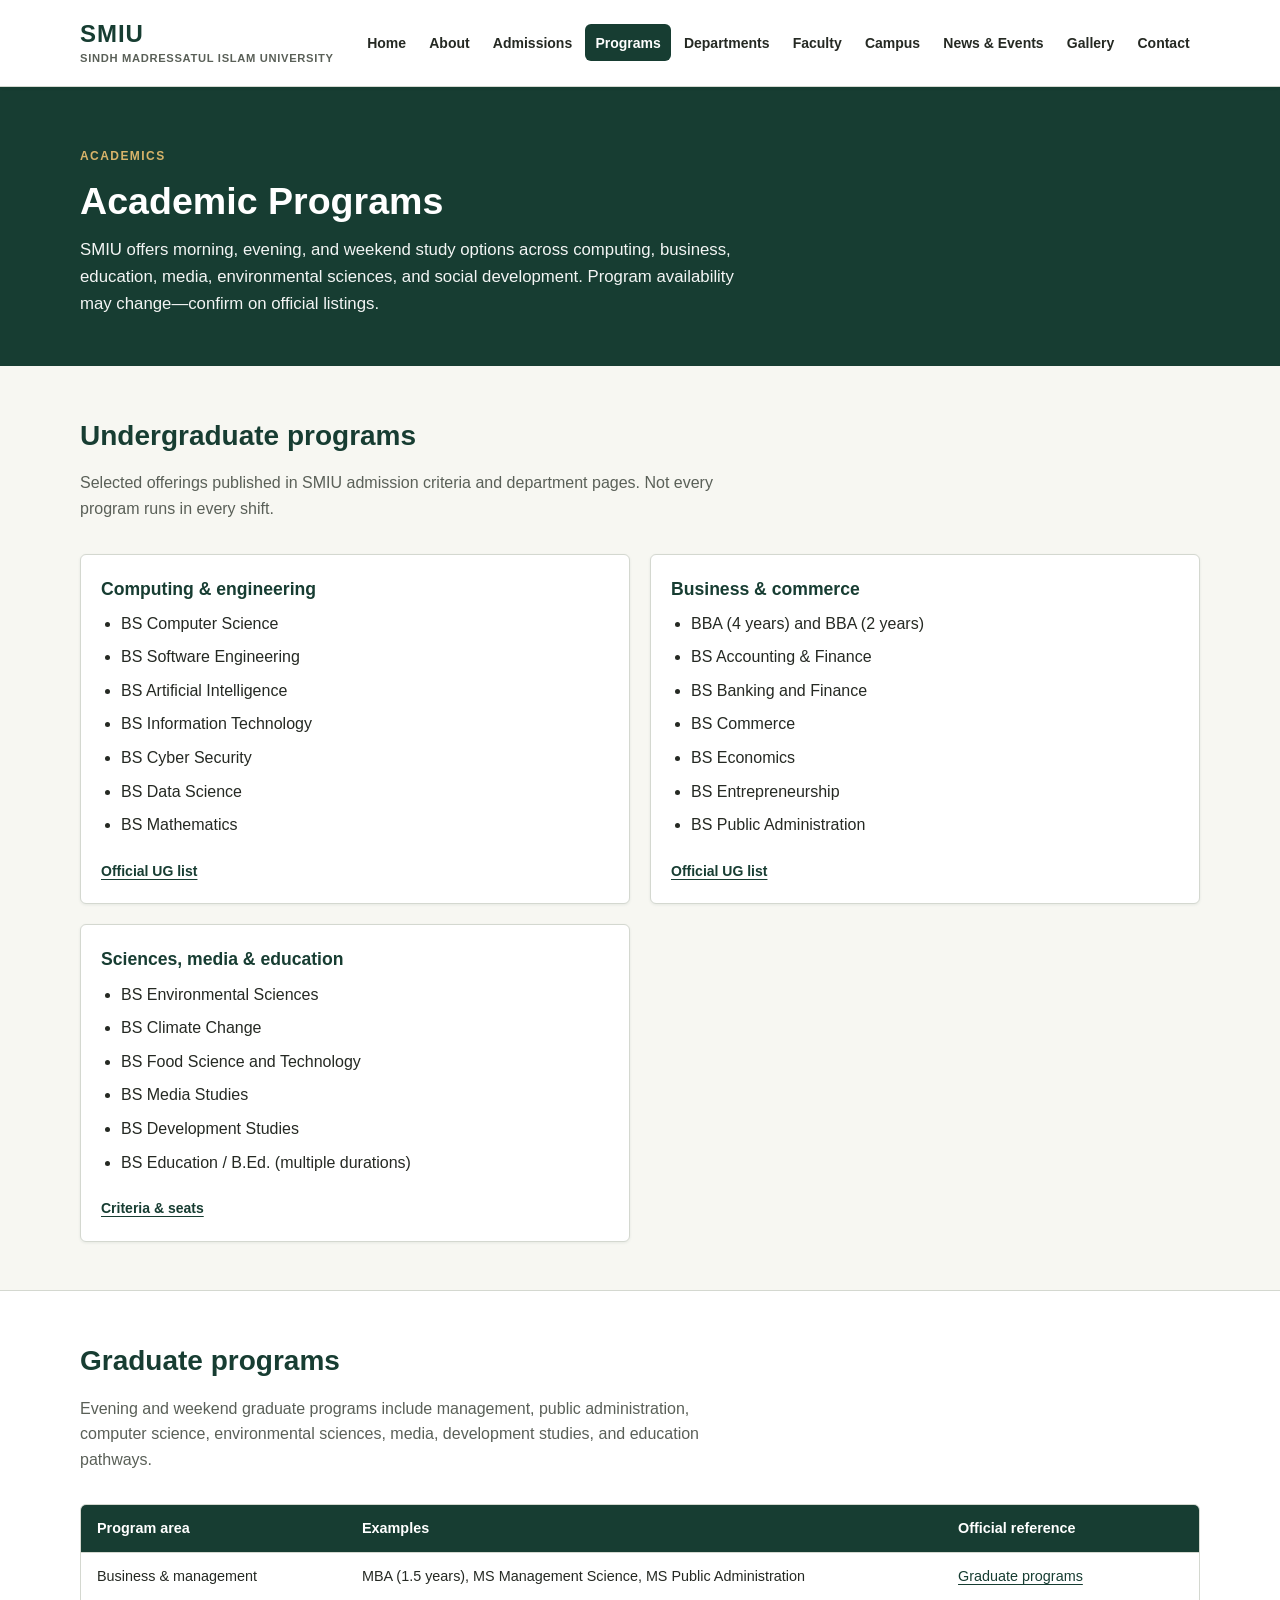
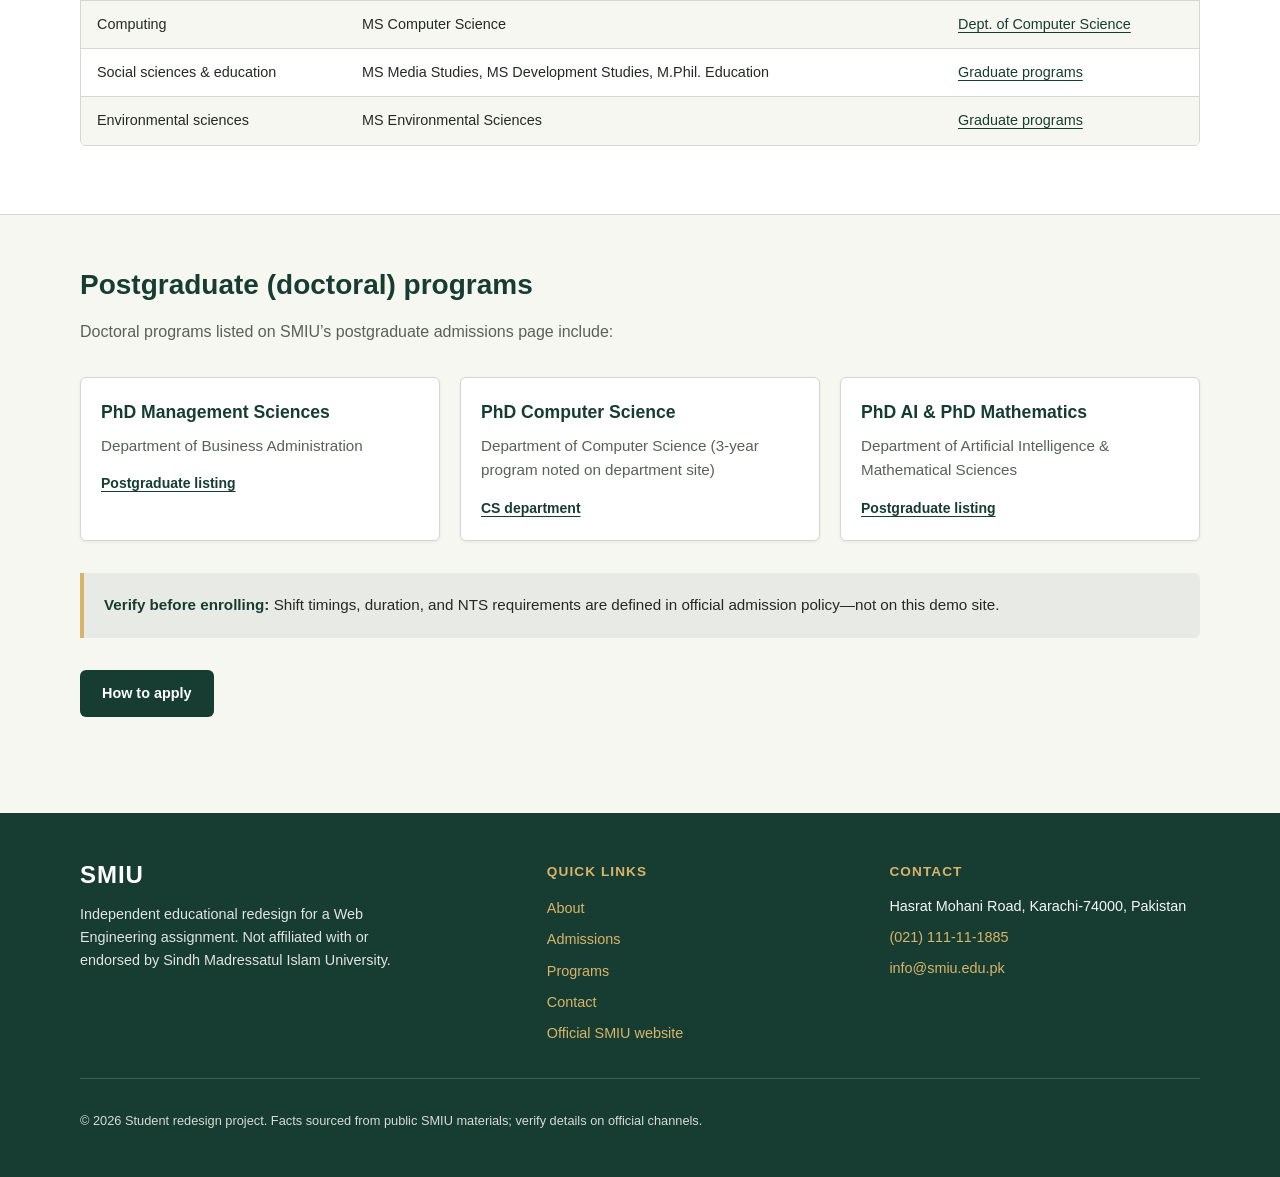
<file: programs.html>
<!DOCTYPE html>
<html lang="en">
<head>
  <meta charset="UTF-8">
  <meta name="viewport" content="width=device-width, initial-scale=1.0">
  <meta name="description" content="Undergraduate, graduate, and postgraduate academic programs at Sindh Madressatul Islam University (SMIU).">
  <title>Academic Programs | SMIU</title>
  <link rel="stylesheet" href="css/style.css">
</head>
<body>
  <a class="skip-link" href="#main-content">Skip to main content</a>

  <header class="site-header">
    <div class="container header-inner">
      <a href="index.html" class="wordmark">
        <span class="wordmark-abbr">SMIU</span>
        <span class="wordmark-full">Sindh Madressatul Islam University</span>
      </a>
      <nav class="main-nav" aria-label="Primary">
        <ul class="nav-list">
          <li><a href="index.html">Home</a></li>
          <li><a href="about.html">About</a></li>
          <li><a href="admissions.html">Admissions</a></li>
          <li><a href="programs.html" class="active" aria-current="page">Programs</a></li>
          <li><a href="departments.html">Departments</a></li>
          <li><a href="faculty.html">Faculty</a></li>
          <li><a href="campus.html">Campus</a></li>
          <li><a href="news.html">News &amp; Events</a></li>
          <li><a href="gallery.html">Gallery</a></li>
          <li><a href="contact.html">Contact</a></li>
        </ul>
      </nav>
    </div>
  </header>

  <main id="main-content">
    <header class="page-hero">
      <div class="container">
        <p class="eyebrow">Academics</p>
        <h1>Academic Programs</h1>
        <p class="lead">SMIU offers morning, evening, and weekend study options across computing, business, education, media, environmental sciences, and social development. Program availability may change—confirm on official listings.</p>
      </div>
    </header>

    <section class="section" aria-labelledby="ug-heading">
      <div class="container">
        <h2 id="ug-heading" class="section-title">Undergraduate programs</h2>
        <p class="section-intro">Selected offerings published in SMIU admission criteria and department pages. Not every program runs in every shift.</p>
        <div class="card-grid">
          <article class="program-card card">
            <h3>Computing &amp; engineering</h3>
            <ul class="check-list">
              <li>BS Computer Science</li>
              <li>BS Software Engineering</li>
              <li>BS Artificial Intelligence</li>
              <li>BS Information Technology</li>
              <li>BS Cyber Security</li>
              <li>BS Data Science</li>
              <li>BS Mathematics</li>
            </ul>
            <a class="card-link" href="https://www.smiu.edu.pk/admissions/undergraduate-programs" rel="noopener noreferrer">Official UG list</a>
          </article>
          <article class="program-card card">
            <h3>Business &amp; commerce</h3>
            <ul class="check-list">
              <li>BBA (4 years) and BBA (2 years)</li>
              <li>BS Accounting &amp; Finance</li>
              <li>BS Banking and Finance</li>
              <li>BS Commerce</li>
              <li>BS Economics</li>
              <li>BS Entrepreneurship</li>
              <li>BS Public Administration</li>
            </ul>
            <a class="card-link" href="https://www.smiu.edu.pk/admissions/undergraduate-programs" rel="noopener noreferrer">Official UG list</a>
          </article>
          <article class="program-card card">
            <h3>Sciences, media &amp; education</h3>
            <ul class="check-list">
              <li>BS Environmental Sciences</li>
              <li>BS Climate Change</li>
              <li>BS Food Science and Technology</li>
              <li>BS Media Studies</li>
              <li>BS Development Studies</li>
              <li>BS Education / B.Ed. (multiple durations)</li>
            </ul>
            <a class="card-link" href="https://www.smiu.edu.pk/admissions/minimum-criteria-and-seat-allocation" rel="noopener noreferrer">Criteria &amp; seats</a>
          </article>
        </div>
      </div>
    </section>

    <section class="section section-alt" aria-labelledby="grad-heading">
      <div class="container">
        <h2 id="grad-heading" class="section-title">Graduate programs</h2>
        <p class="section-intro">Evening and weekend graduate programs include management, public administration, computer science, environmental sciences, media, development studies, and education pathways.</p>
        <div class="table-wrap">
          <table>
            <thead>
              <tr>
                <th scope="col">Program area</th>
                <th scope="col">Examples</th>
                <th scope="col">Official reference</th>
              </tr>
            </thead>
            <tbody>
              <tr>
                <td>Business &amp; management</td>
                <td>MBA (1.5 years), MS Management Science, MS Public Administration</td>
                <td><a href="https://www.smiu.edu.pk/admissions/graduate-programs" rel="noopener noreferrer">Graduate programs</a></td>
              </tr>
              <tr>
                <td>Computing</td>
                <td>MS Computer Science</td>
                <td><a href="https://www.smiu.edu.pk/cs/" rel="noopener noreferrer">Dept. of Computer Science</a></td>
              </tr>
              <tr>
                <td>Social sciences &amp; education</td>
                <td>MS Media Studies, MS Development Studies, M.Phil. Education</td>
                <td><a href="https://www.smiu.edu.pk/admissions/graduate-programs" rel="noopener noreferrer">Graduate programs</a></td>
              </tr>
              <tr>
                <td>Environmental sciences</td>
                <td>MS Environmental Sciences</td>
                <td><a href="https://www.smiu.edu.pk/admissions/graduate-programs" rel="noopener noreferrer">Graduate programs</a></td>
              </tr>
            </tbody>
          </table>
        </div>
      </div>
    </section>

    <section class="section" aria-labelledby="pg-heading">
      <div class="container">
        <h2 id="pg-heading" class="section-title">Postgraduate (doctoral) programs</h2>
        <p class="section-intro">Doctoral programs listed on SMIU’s postgraduate admissions page include:</p>
        <div class="card-grid cols-3">
          <article class="card">
            <h3>PhD Management Sciences</h3>
            <p>Department of Business Administration</p>
            <a class="card-link" href="https://www.smiu.edu.pk/admissions/Postgraduate-Programs" rel="noopener noreferrer">Postgraduate listing</a>
          </article>
          <article class="card">
            <h3>PhD Computer Science</h3>
            <p>Department of Computer Science (3-year program noted on department site)</p>
            <a class="card-link" href="https://www.smiu.edu.pk/cs/" rel="noopener noreferrer">CS department</a>
          </article>
          <article class="card">
            <h3>PhD AI &amp; PhD Mathematics</h3>
            <p>Department of Artificial Intelligence &amp; Mathematical Sciences</p>
            <a class="card-link" href="https://www.smiu.edu.pk/admissions/Postgraduate-Programs" rel="noopener noreferrer">Postgraduate listing</a>
          </article>
        </div>
        <div class="notice">
          <strong>Verify before enrolling:</strong> Shift timings, duration, and NTS requirements are defined in official admission policy—not on this demo site.
        </div>
        <a class="btn btn-primary" href="admissions.html">How to apply</a>
      </div>
    </section>
  </main>

  <footer class="site-footer">
    <div class="container footer-grid">
      <div class="footer-brand">
        <span class="wordmark-abbr">SMIU</span>
        <p>Independent educational redesign for a Web Engineering assignment. Not affiliated with or endorsed by Sindh Madressatul Islam University.</p>
      </div>
      <div class="footer-nav">
        <h2>Quick links</h2>
        <ul>
          <li><a href="about.html">About</a></li>
          <li><a href="admissions.html">Admissions</a></li>
          <li><a href="programs.html">Programs</a></li>
          <li><a href="contact.html">Contact</a></li>
          <li><a href="https://www.smiu.edu.pk/" rel="noopener noreferrer">Official SMIU website</a></li>
        </ul>
      </div>
      <div class="footer-contact">
        <h2>Contact</h2>
        <p>Hasrat Mohani Road, Karachi-74000, Pakistan</p>
        <p><a href="tel:+922111111885">(021) 111-11-1885</a></p>
        <p><a href="mailto:info@smiu.edu.pk">info@smiu.edu.pk</a></p>
      </div>
    </div>
    <div class="container footer-bottom">
      <p>&copy; 2026 Student redesign project. Facts sourced from public SMIU materials; verify details on official channels.</p>
    </div>
  </footer>
</body>
</html>
</file>
<file: css/style.css>
/* SMIU Redesign — shared stylesheet (HTML5 + CSS3 only) */
:root{--color-green:#173d32;--color-green-light:#1f5244;--color-cream:#f7f7f2;--color-gold:#d8b46a;--color-gold-dark:#b8944f;--color-text:#252923;--color-muted:#5a6058;--color-gray:#e8eae6;--color-white:#ffffff;--color-border:#d4d8d0;--font-sans:Arial,Helvetica,"Segoe UI",system-ui,sans-serif;--container-max:1120px;--space-xs:0.5rem;--space-sm:0.75rem;--space-md:1.25rem;--space-lg:2rem;--space-xl:3rem;--space-2xl:4rem;--radius:6px;--shadow-sm:0 1px 3px rgba(23,61,50,0.08);--shadow-md:0 4px 14px rgba(23,61,50,0.1);--transition:0.2s ease;--line-height:1.6;}
*,*::before,*::after{box-sizing:border-box;}
html{scroll-behavior:smooth;}
body{margin:0;font-family:var(--font-sans);font-size:1rem;line-height:var(--line-height);color:var(--color-text);background-color:var(--color-cream);}
img{max-width:100%;height:auto;display:block;}
a{color:var(--color-green);text-decoration-thickness:1px;text-underline-offset:3px;transition:color var(--transition);}
a:hover{color:var(--color-green-light);}
a:focus-visible,button:focus-visible,input:focus-visible,textarea:focus-visible,select:focus-visible{outline:3px solid var(--color-gold);outline-offset:2px;}
.visually-hidden{position:absolute;width:1px;height:1px;padding:0;margin:-1px;overflow:hidden;clip:rect(0,0,0,0);white-space:nowrap;border:0;}
.skip-link{position:absolute;left:-9999px;top:var(--space-sm);z-index:1000;padding:var(--space-sm) var(--space-md);background:var(--color-green);color:var(--color-white);text-decoration:none;border-radius:var(--radius);}
.skip-link:focus{left:var(--space-md);}
.container{width:min(100% - 2rem,var(--container-max));margin-inline:auto;}
/* Header */
.site-header{background:var(--color-white);border-bottom:1px solid var(--color-border);position:sticky;top:0;z-index:100;box-shadow:var(--shadow-sm);}
.header-inner{display:flex;flex-wrap:wrap;align-items:center;justify-content:space-between;gap:var(--space-md);padding-block:var(--space-md);}
.wordmark{display:flex;flex-direction:column;gap:0.15rem;text-decoration:none;color:inherit;}
.wordmark:hover{color:inherit;}
.wordmark-abbr{font-size:1.5rem;font-weight:700;letter-spacing:0.04em;color:var(--color-green);line-height:1.2;}
.wordmark-full{font-size:0.7rem;font-weight:600;text-transform:uppercase;letter-spacing:0.06em;color:var(--color-muted);max-width:16rem;line-height:1.3;}
.main-nav{flex:1 1 100%;}
.nav-list{list-style:none;margin:0;padding:0;display:flex;flex-wrap:wrap;gap:0.35rem 0.5rem;}
.nav-list a{display:block;padding:0.45rem 0.65rem;font-size:0.875rem;font-weight:600;text-decoration:none;color:var(--color-text);border-radius:var(--radius);transition:background var(--transition),color var(--transition);}
.nav-list a:hover{background:var(--color-gray);color:var(--color-green);}
.nav-list a.active{background:var(--color-green);color:var(--color-white);}
.nav-list a.active:hover{background:var(--color-green-light);color:var(--color-white);}
/* Page header band */
.page-hero{background:var(--color-green);color:var(--color-white);padding:var(--space-xl) 0;}
.page-hero h1{margin:0 0 var(--space-sm);font-size:clamp(1.75rem,4vw,2.35rem);line-height:1.25;}
.page-hero .lead{margin:0;max-width:42rem;font-size:1.05rem;opacity:0.95;}
.page-hero .eyebrow{display:inline-block;margin-bottom:var(--space-sm);font-size:0.75rem;font-weight:700;letter-spacing:0.12em;text-transform:uppercase;color:var(--color-gold);}
/* Home hero */
.hero{display:grid;gap:var(--space-lg);align-items:center;padding:var(--space-xl) 0;}
.hero-content h1{margin:0 0 var(--space-md);font-size:clamp(1.85rem,4.5vw,2.75rem);line-height:1.2;color:var(--color-green);}
.hero-content .tagline{margin:0 0 var(--space-lg);font-size:1.1rem;color:var(--color-muted);max-width:36rem;}
.hero-actions{display:flex;flex-wrap:wrap;gap:var(--space-sm);}
.hero-media{border-radius:var(--radius);overflow:hidden;box-shadow:var(--shadow-md);border:1px solid var(--color-border);}
.hero-media img{width:100%;aspect-ratio:16 / 10;object-fit:cover;}
.caption{font-size:0.8rem;color:var(--color-muted);margin-top:var(--space-xs);}
/* Sections */
.section{padding:var(--space-xl) 0;}
.section-alt{background:var(--color-white);border-block:1px solid var(--color-border);}
.section-title{margin:0 0 var(--space-sm);font-size:clamp(1.35rem,3vw,1.75rem);color:var(--color-green);}
.section-intro{margin:0 0 var(--space-lg);max-width:42rem;color:var(--color-muted);}
/* Buttons */
.btn{display:inline-block;padding:0.65rem 1.25rem;font-size:0.9rem;font-weight:700;text-decoration:none;border-radius:var(--radius);border:2px solid transparent;cursor:pointer;font-family:inherit;transition:background var(--transition),color var(--transition),border-color var(--transition);}
.btn-primary{background:var(--color-green);color:var(--color-white);}
.btn-primary:hover{background:var(--color-green-light);color:var(--color-white);}
.btn-secondary{background:transparent;color:var(--color-green);border-color:var(--color-green);}
.btn-secondary:hover{background:var(--color-green);color:var(--color-white);}
.btn-gold{background:var(--color-gold);color:var(--color-text);}
.btn-gold:hover{background:var(--color-gold-dark);color:var(--color-text);}
/* Cards */
.card-grid{display:grid;gap:var(--space-md);grid-template-columns:1fr;}
.card{background:var(--color-white);border:1px solid var(--color-border);border-radius:var(--radius);padding:var(--space-md);box-shadow:var(--shadow-sm);transition:box-shadow var(--transition),transform var(--transition);}
.card:hover{box-shadow:var(--shadow-md);transform:translateY(-2px);}
.card h3{margin:0 0 var(--space-xs);font-size:1.1rem;color:var(--color-green);}
.card p{margin:0 0 var(--space-sm);font-size:0.95rem;color:var(--color-muted);}
.card .card-link{font-size:0.875rem;font-weight:700;}
.card-media img{width:100%;aspect-ratio:4 / 3;object-fit:cover;border-radius:var(--radius);margin-bottom:var(--space-md);}
/* Two column layout */
.split{display:grid;gap:var(--space-lg);align-items:start;}
.split-media img{width:100%;aspect-ratio:4 / 3;object-fit:cover;border-radius:var(--radius);border:1px solid var(--color-border);}
/* Lists */
.check-list{padding-left:1.25rem;margin:0 0 var(--space-md);}
.check-list li{margin-bottom:var(--space-xs);}
.steps{counter-reset:step;list-style:none;padding:0;margin:0;}
.steps li{counter-increment:step;position:relative;padding-left:2.75rem;margin-bottom:var(--space-md);padding-bottom:var(--space-md);border-bottom:1px solid var(--color-border);}
.steps li:last-child{border-bottom:none;margin-bottom:0;padding-bottom:0;}
.steps li::before{content:counter(step);position:absolute;left:0;top:0;width:2rem;height:2rem;display:flex;align-items:center;justify-content:center;background:var(--color-green);color:var(--color-white);font-weight:700;font-size:0.85rem;border-radius:50%;}
.notice{background:var(--color-gray);border-left:4px solid var(--color-gold);padding:var(--space-md);border-radius:0 var(--radius) var(--radius) 0;margin:var(--space-lg) 0;font-size:0.95rem;}
.notice strong{color:var(--color-green);}
/* Tables */
.table-wrap{overflow-x:auto;margin:var(--space-md) 0;border:1px solid var(--color-border);border-radius:var(--radius);background:var(--color-white);}
table{width:100%;border-collapse:collapse;font-size:0.9rem;}
th,td{padding:0.75rem 1rem;text-align:left;border-bottom:1px solid var(--color-border);}
th{background:var(--color-green);color:var(--color-white);font-weight:700;}
tr:last-child td{border-bottom:none;}
tbody tr:nth-child(even){background:var(--color-cream);}
/* Faculty */
.profile-grid{display:grid;gap:var(--space-md);grid-template-columns:1fr;}
.profile-card{display:flex;flex-direction:column;gap:var(--space-sm);background:var(--color-white);border:1px solid var(--color-border);border-radius:var(--radius);padding:var(--space-md);box-shadow:var(--shadow-sm);}
.profile-card .role{font-size:0.85rem;font-weight:700;color:var(--color-gold-dark);text-transform:uppercase;letter-spacing:0.05em;}
.profile-card h3{margin:0;font-size:1.15rem;color:var(--color-green);}
.profile-card .dept{margin:0;font-size:0.9rem;color:var(--color-muted);}
.profile-placeholder{background:var(--color-gray);border:1px dashed var(--color-border);border-radius:var(--radius);padding:var(--space-md);font-size:0.9rem;color:var(--color-muted);}
/* Gallery */
.gallery-grid{display:grid;gap:var(--space-md);grid-template-columns:repeat(2,1fr);}
.gallery-item{position:relative;overflow:hidden;border-radius:var(--radius);border:1px solid var(--color-border);background:var(--color-gray);}
.gallery-item img{width:100%;aspect-ratio:4 / 3;object-fit:cover;transition:transform var(--transition);}
.gallery-item:hover img{transform:scale(1.04);}
.gallery-item figcaption{padding:var(--space-sm) var(--space-md);font-size:0.85rem;background:var(--color-white);color:var(--color-text);}
/* Contact */
.contact-layout{display:grid;gap:var(--space-xl);}
.contact-details{background:var(--color-white);border:1px solid var(--color-border);border-radius:var(--radius);padding:var(--space-lg);}
.contact-details h2{margin:0 0 var(--space-md);font-size:1.25rem;color:var(--color-green);}
.contact-list{list-style:none;padding:0;margin:0;}
.contact-list li{margin-bottom:var(--space-md);padding-bottom:var(--space-md);border-bottom:1px solid var(--color-border);}
.contact-list li:last-child{margin-bottom:0;padding-bottom:0;border-bottom:none;}
.contact-list strong{display:block;font-size:0.8rem;text-transform:uppercase;letter-spacing:0.06em;color:var(--color-muted);margin-bottom:0.25rem;}
.contact-form{background:var(--color-white);border:1px solid var(--color-border);border-radius:var(--radius);padding:var(--space-lg);}
.contact-form h2{margin:0 0 var(--space-sm);font-size:1.25rem;color:var(--color-green);}
.form-row{margin-bottom:var(--space-md);}
.form-row label{display:block;font-weight:700;font-size:0.9rem;margin-bottom:0.35rem;}
.form-row input,.form-row textarea{width:100%;padding:0.65rem 0.75rem;font-family:inherit;font-size:1rem;border:1px solid var(--color-border);border-radius:var(--radius);background:var(--color-cream);}
.form-row textarea{min-height:8rem;resize:vertical;}
.form-note{font-size:0.875rem;color:var(--color-muted);margin:0 0 var(--space-md);}
/* News */
.news-date{font-size:0.8rem;font-weight:700;color:var(--color-gold-dark);margin-bottom:0.35rem;}
.sample-badge{display:inline-block;font-size:0.7rem;font-weight:700;text-transform:uppercase;letter-spacing:0.06em;background:var(--color-gray);color:var(--color-muted);padding:0.2rem 0.5rem;border-radius:3px;margin-bottom:var(--space-xs);}
/* Footer */
.site-footer{background:var(--color-green);color:var(--color-cream);padding:var(--space-xl) 0 var(--space-lg);margin-top:var(--space-xl);}
.footer-grid{display:grid;gap:var(--space-lg);margin-bottom:var(--space-lg);}
.site-footer a{color:var(--color-gold);}
.site-footer a:hover{color:var(--color-white);}
.footer-brand .wordmark-abbr{color:var(--color-white);}
.footer-brand p{margin:var(--space-sm) 0 0;font-size:0.9rem;opacity:0.9;max-width:22rem;}
.footer-nav h2,.footer-contact h2{margin:0 0 var(--space-sm);font-size:0.85rem;text-transform:uppercase;letter-spacing:0.08em;color:var(--color-gold);}
.footer-nav ul{list-style:none;padding:0;margin:0;display:flex;flex-direction:column;gap:0.35rem;}
.footer-nav a,.footer-contact a{text-decoration:none;font-size:0.9rem;}
.footer-contact p{margin:0 0 var(--space-xs);font-size:0.9rem;}
.footer-bottom{padding-top:var(--space-md);border-top:1px solid rgba(247,247,242,0.2);font-size:0.8rem;opacity:0.85;}
.eyebrow-light{color:var(--color-gold-dark);font-size:0.75rem;font-weight:700;letter-spacing:0.12em;text-transform:uppercase;margin:0 0 var(--space-sm);}
.placeholder-title{margin:0 0 var(--space-sm);color:var(--color-green);font-size:1rem;}
.media-block-top{margin-top:var(--space-lg);}
.subsection-title{margin-top:var(--space-lg);font-size:1.2rem;}
blockquote{margin:var(--space-lg) 0;padding:var(--space-md) var(--space-lg);border-left:4px solid var(--color-gold);background:var(--color-white);font-style:italic;color:var(--color-muted);}
/* Responsive */
@media (min-width:601px){.card-grid{grid-template-columns:repeat(2,1fr);}
.profile-grid{grid-template-columns:repeat(2,1fr);}
.gallery-grid{grid-template-columns:repeat(3,1fr);}
.footer-grid{grid-template-columns:repeat(2,1fr);}
}
@media (min-width:901px){.main-nav{flex:0 1 auto;}
.nav-list{justify-content:flex-end;gap:0.15rem;}
.hero{grid-template-columns:1fr 1fr;}
.split{grid-template-columns:1fr 1fr;}
.card-grid.cols-3{grid-template-columns:repeat(3,1fr);}
.profile-grid{grid-template-columns:repeat(3,1fr);}
.contact-layout{grid-template-columns:1fr 1.2fr;}
.footer-grid{grid-template-columns:1.4fr 1fr 1fr;}
}
@media (max-width:600px){.gallery-grid{grid-template-columns:1fr;}
}
</file>
